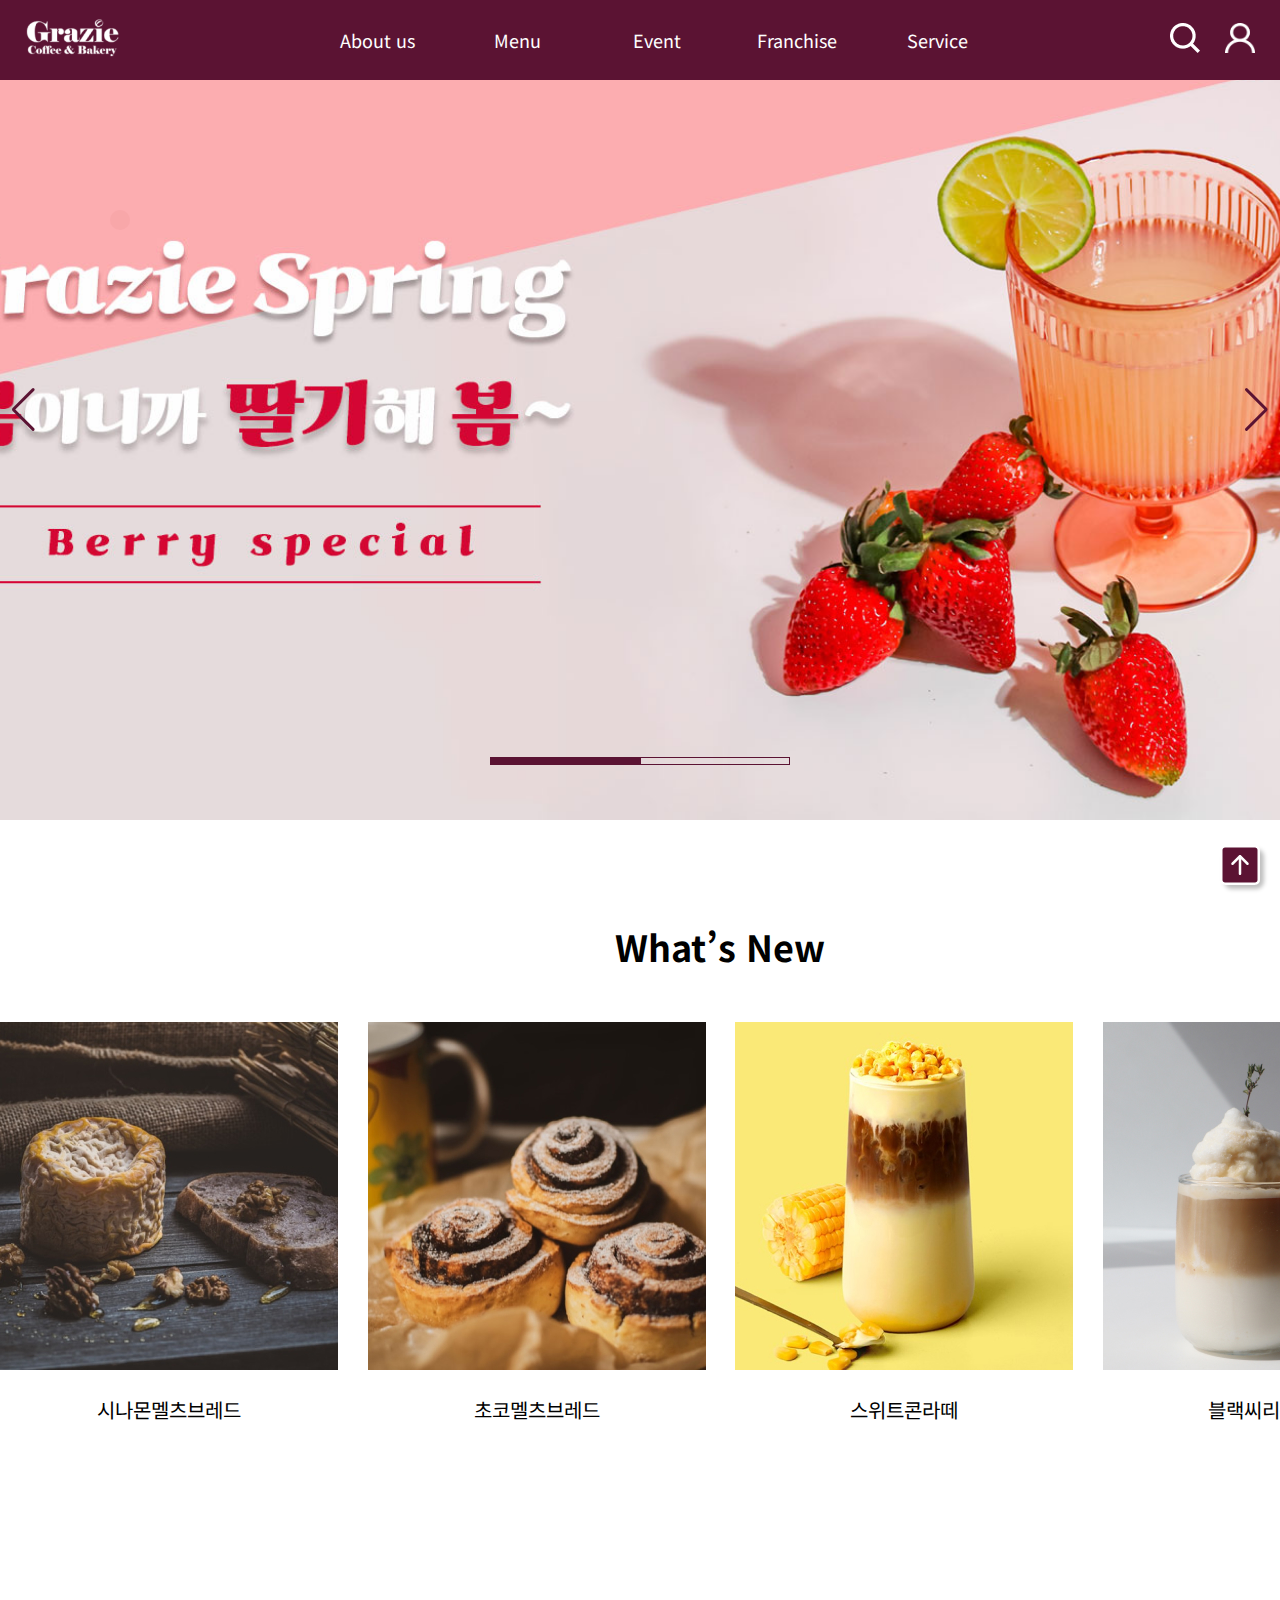
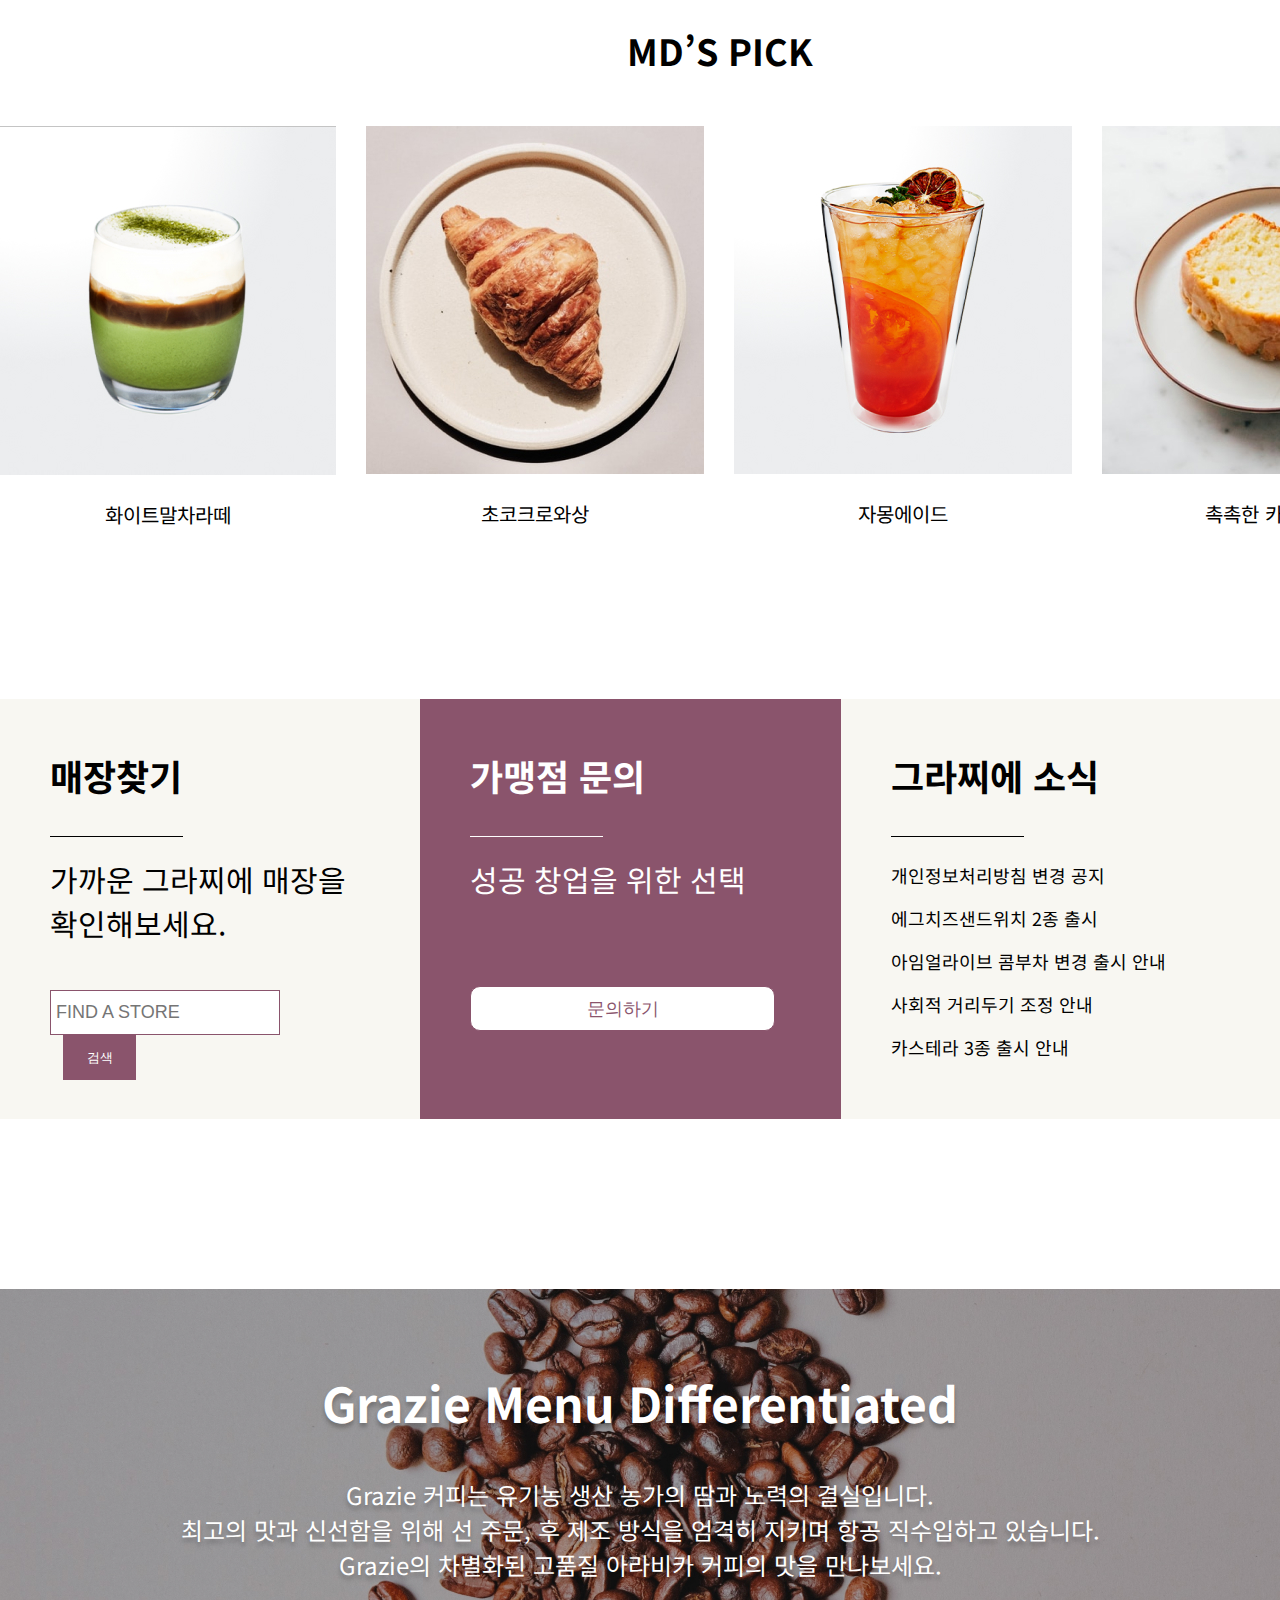
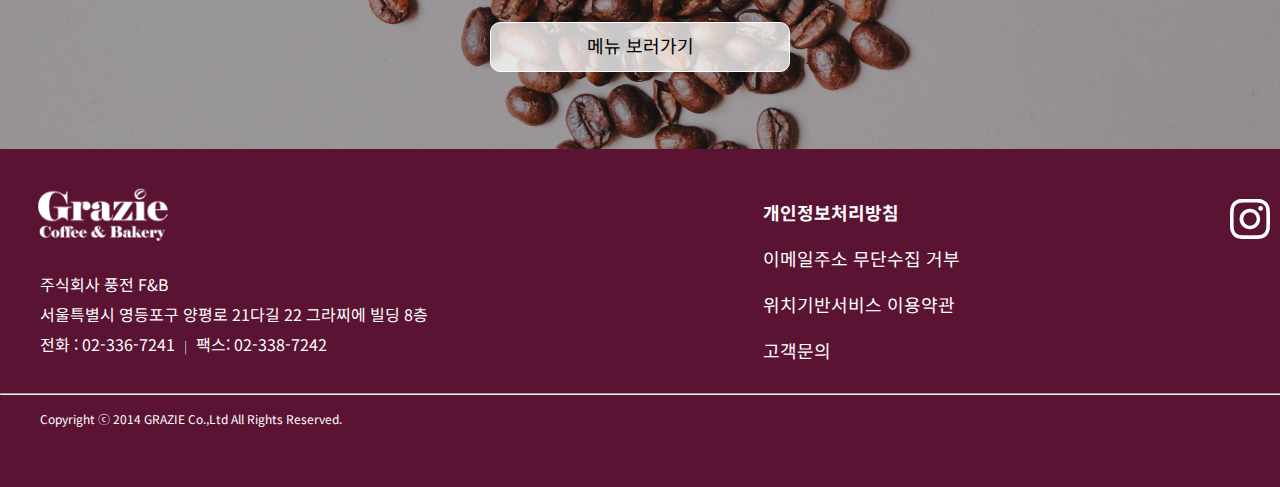
<file: index.html>
<!DOCTYPE html>
<html lang="ko">

<head>
  <meta charset="UTF-8">
  <meta http-equiv="X-UA-Compatible" content="IE=edge">
  <meta name="viewport" content="width=device-width, initial-scale=1.0">
  <title>Grazie</title>
  <link rel="shortcut icon" href="./favicon.ico">
  <link rel="stylesheet" href="https://unpkg.com/swiper@8/swiper-bundle.min.css" />
  <link href="https://fonts.googleapis.com/css2?family=Noto+Sans+KR:wght@400;500;700&display=swap" rel="stylesheet">
  <link rel="stylesheet" href="css/default.css">
  <link rel="stylesheet" href="css/pc.css" media="screen and (min-width: 768px)">
  <link rel="stylesheet" href="css/mobile.css" media="screen and (max-width: 767px)">
  <script src="https://ajax.googleapis.com/ajax/libs/jquery/3.5.1/jquery.min.js"></script>
  <script src="https://unpkg.com/swiper@8/swiper-bundle.min.js"></script>
  <script src="js/main.js"></script>
  <!-- 오픈그래프 seo, sns 최적화 -->
  <meta property="og:image" content="./images/main-.jpg">
  <meta property="og:title" content="Grazie 리뉴얼 브랜딩사이트">
  <meta property="og:description" content="UI/UX 설계 시안을 기반으로 한 브랜드 홈페이지를 제작, Grazie 브랜딩사이트를 리뉴얼 
  해보았습니다">
</head>

<body>
  <div class="header-component">
    <script src="./js/header.js"></script>
  </div>
  <!-- 사이트맵 레이어 팝업창 -->
  <div class="sitemap-modal pc-only">
    <div class="blank"><img src="./images/blank.jpg" alt="blank">
    </div>
    <ul>
      <li>
        <ul>
          <li><a href="./about.html">Grazie</a></li>
          <li><a href="#">Grazie Story</a></li>
          <li><a href="#">오시는 길</a></li>
        </ul>
      </li>
      <li>
        <ul>
          <li><a href="./menu.html">Coffee</a></li>
          <li><a href="#">Beverage</a></li>
          <li><a href="#">Bakery</a></li>
          <li><a href="#">Food</a></li>
        </ul>
      </li>
      <li>
        <ul>
          <li><a href="./sub-03.html">이벤트 소식</a></li>
          <li><a href="#">당첨자 현황</a></li>
        </ul>
      </li>
      <li>
        <ul>
          <li><a href="#">Concept</a></li>
          <li><a href="#">개설안내</a></li>

        </ul>
      </li>
      <li>
        <ul>
          <li><a href="#">Notice</a></li>
          <li><a href="#">FAQ</a></li>
          <li><a href="#">고객의 소리</a></li>
          <li><a href="#">제품 구매상담</a></li>
        </ul>
      </li>
    </ul>
    <div class="blank2">
    </div>

  </div><!-- site map modal -->

  <!-- 슬라이더 컨테이터 -->
  <div id="main-visual" class="swiper">
    <div class="swiper-wrapper">
      <!-- 슬라이더 콘텐츠 -->
      <div class="swiper-slide s1">
        <div class="title">
          <!-- <img src="./images/main-visual-text.png" class="pc-only" alt=""> -->
          <img src="./images/m-text01.png" class="mobile-only" alt="">
        </div>
      </div>
      <div class="swiper-slide s2">
        <div class="title2">
          <img src="./images/m-text02.png" class="mobile-only" alt="">
        </div>
      </div>
    </div>

    <!-- 하단 버튼 -->
    <div class="swiper-pagination"></div>

    <!-- 이동 화살표 -->
    <div class="swiper-button-prev pc-only"></div>
    <div class="swiper-button-next pc-only"></div>
  </div><!-- swiper-->

  <!-- 콘텐츠 부분 -->


  <main>
    <section id="contants-1" class="pc-only">
      <div id="contants1">
        <h2>What’s New</h2>
        <ul id="what-new">
          <li><a href="./menu.html">
              <img src="./images/content1.jpg" alt="new1">
              <p>시나몬멜츠브레드</p>
            </a></li>
          <li><a href="./menu.html">
              <img src="./images/content2.jpg" alt="new2">
              <p>초코멜츠브레드</p>
            </a></li>
          <li><a href="./menu.html">
              <img src="./images/content3.jpg" alt="new3">
              <p>스위트콘라떼</p>
            </a></li>
          <li><a href="./menu.html">
              <img src="./images/content4.jpg" alt="new4">
              <p>블랙씨리얼라떼</p>
            </a></li>
        </ul>
      </div>
    </section>
    <section id="contants-2" class="pc-only">
      <div id="contants2">
        <h2>MD’S PICK </h2>
        <ul id="pick">
          <li><a href="./menu.html">
              <img src="./images/content5.jpg" alt="pick1">
              <p>화이트말차라떼</p>
            </a></li>
          <li><a href="./menu.html">
              <img src="./images/content6.jpg" alt="pick2">
              <p>초코크로와상</p>
            </a></li>
          <li><a href="./menu.html">
              <img src="./images/content7.jpg" alt="pick3">
              <p>자몽에이드</p>
            </a></li>
          <li><a href="./menu.html">
              <img src="./images/content8.jpg" alt="pick4">
              <p>촉촉한 카스테라</p>
            </a></li>
        </ul>
      </div>
    </section>

    <section id="mobile-content-1" class="mobile-only">
      <h2>What’s New</h2>
      <div class="gallery1">
        <img class="on" src="./images/content1.jpg" alt="1">
        <img src="./images/content2.jpg" alt="2">
        <img src="./images/content3.jpg" alt="3">
        <img src="./images/content4.png" alt="4">
      </div>
      <div class="btn-group1">
        <button class="prev">&lt;</button>
        <button class="next">&gt;</button>
      </div>
    </section>
    <section id="mobile-content-2" class="mobile-only">
      <h2>MD's PICk</h2>
      <div class="gallery2">
        <img class="on" src="./images/content5.jpg" alt="1">
        <img src="./images/content6.jpg" alt="2">
        <img src="./images/content7.jpg" alt="3">
        <img src="./images/content8.jpg" alt="4">
      </div>
      <div class="btn-group2">
        <button class="prev">&lt;</button>
        <button class="next">&gt;</button>
      </div>
    </section>


    <section id="content2">
      <div class="store">
        <h2>매장찾기</h2>
        <img src="./images/line 2.svg" alt="line">
        <p>가까운 그라찌에 매장을 <br>확인해보세요.</p>
        <form action="search">
          <label for="search">
            <input type="search" id="search" placeholder=" FIND A STORE">
            <input type="submit" value="검색" id="search-btn">
          </label>
        </form>
      </div>
      <div class="franchise">
        <h2>가맹점 문의</h2>
        <img src="./images/line 1.svg" alt="line">
        <p>성공 창업을 위한 선택</p>
        <button class="ask-btn">문의하기</button>
      </div>
      <div class="notice">
        <h2>그라찌에 소식</h2>
        <img src="./images/line 2.svg" alt="line">
        <div class="notice-text">
          <ul>
            <li><a href="./sub-03.html">개인정보처리방침 변경 공지</a></li>
            <li><a href="./sub-03.html">에그치즈샌드위치 2종 출시</a></li>
            <li><a href="./sub-03.html">아임얼라이브 콤부차 변경 출시 안내</a></li>
            <li><a href="./sub-03.html">사회적 거리두기 조정 안내</a></li>
            <li><a href="./sub-03.html">카스테라 3종 출시 안내</a></li>
          </ul>
          <ul id="text-date">
            <li>2022.03.15</li>
            <li>2022.03.15</li>
            <li>2022.03.15</li>
            <li>2022.03.15</li>
            <li>2022.03.15</li>
          </ul>
        </div>
      </div>
    </section>

    <section id="menu-about">
      <h1>Grazie Menu Differentiated</h1>
      <p>Grazie 커피는 유기농 생산 농가의 땀과 노력의 결실입니다. <br>
        최고의 맛과 신선함을 위해 선 주문, 후 제조 방식을 엄격히 지키며 항공 직수입하고 있습니다. <br>
        Grazie의 차별화된 고품질 아라비카 커피의 맛을 만나보세요. </p>
      <a href="./menu.html" class="menu-about-btn">메뉴 보러가기</a>
    </section>

  </main>
  <!--여기까지 콘텐츠 부분 -->



  <div class="footer-component">
    <script src="./js/footer.js"></script>
  </div>
  <script src="js/swiper.js"></script>


</body>

</html>
</file>
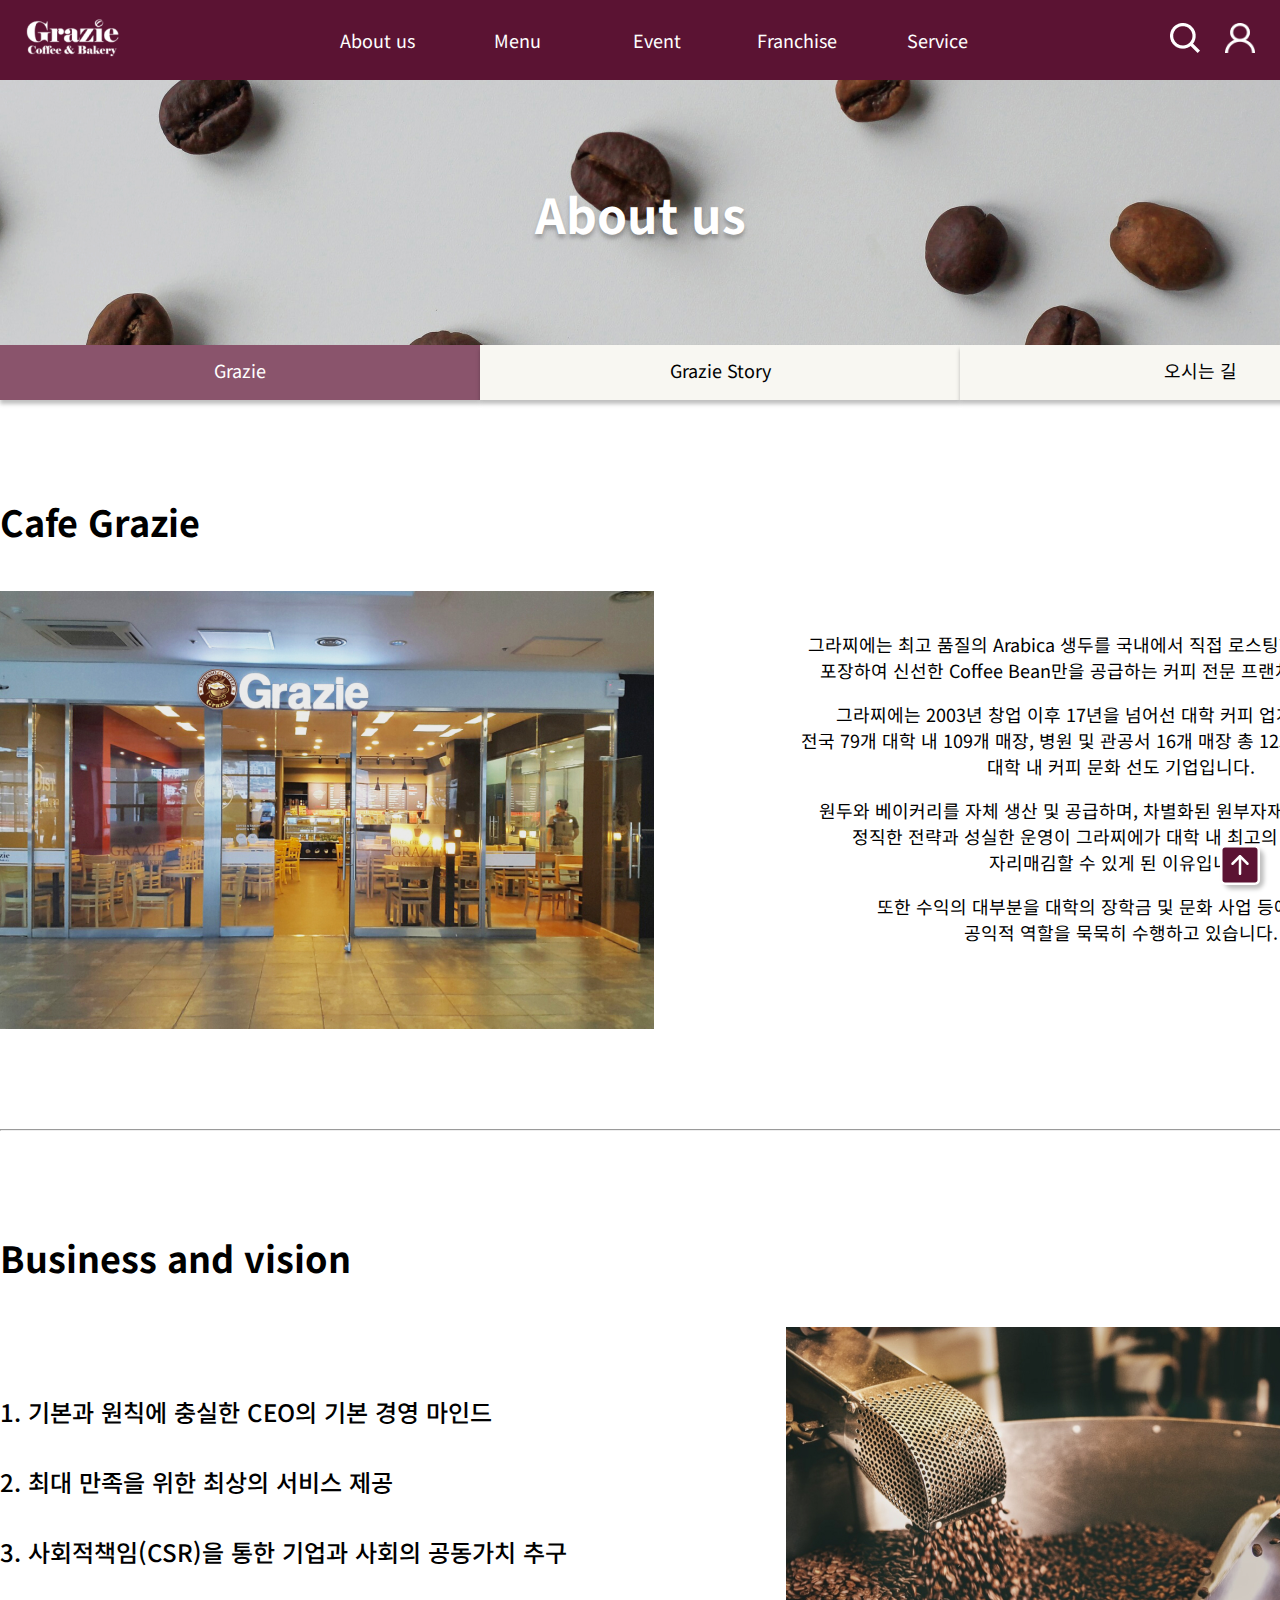
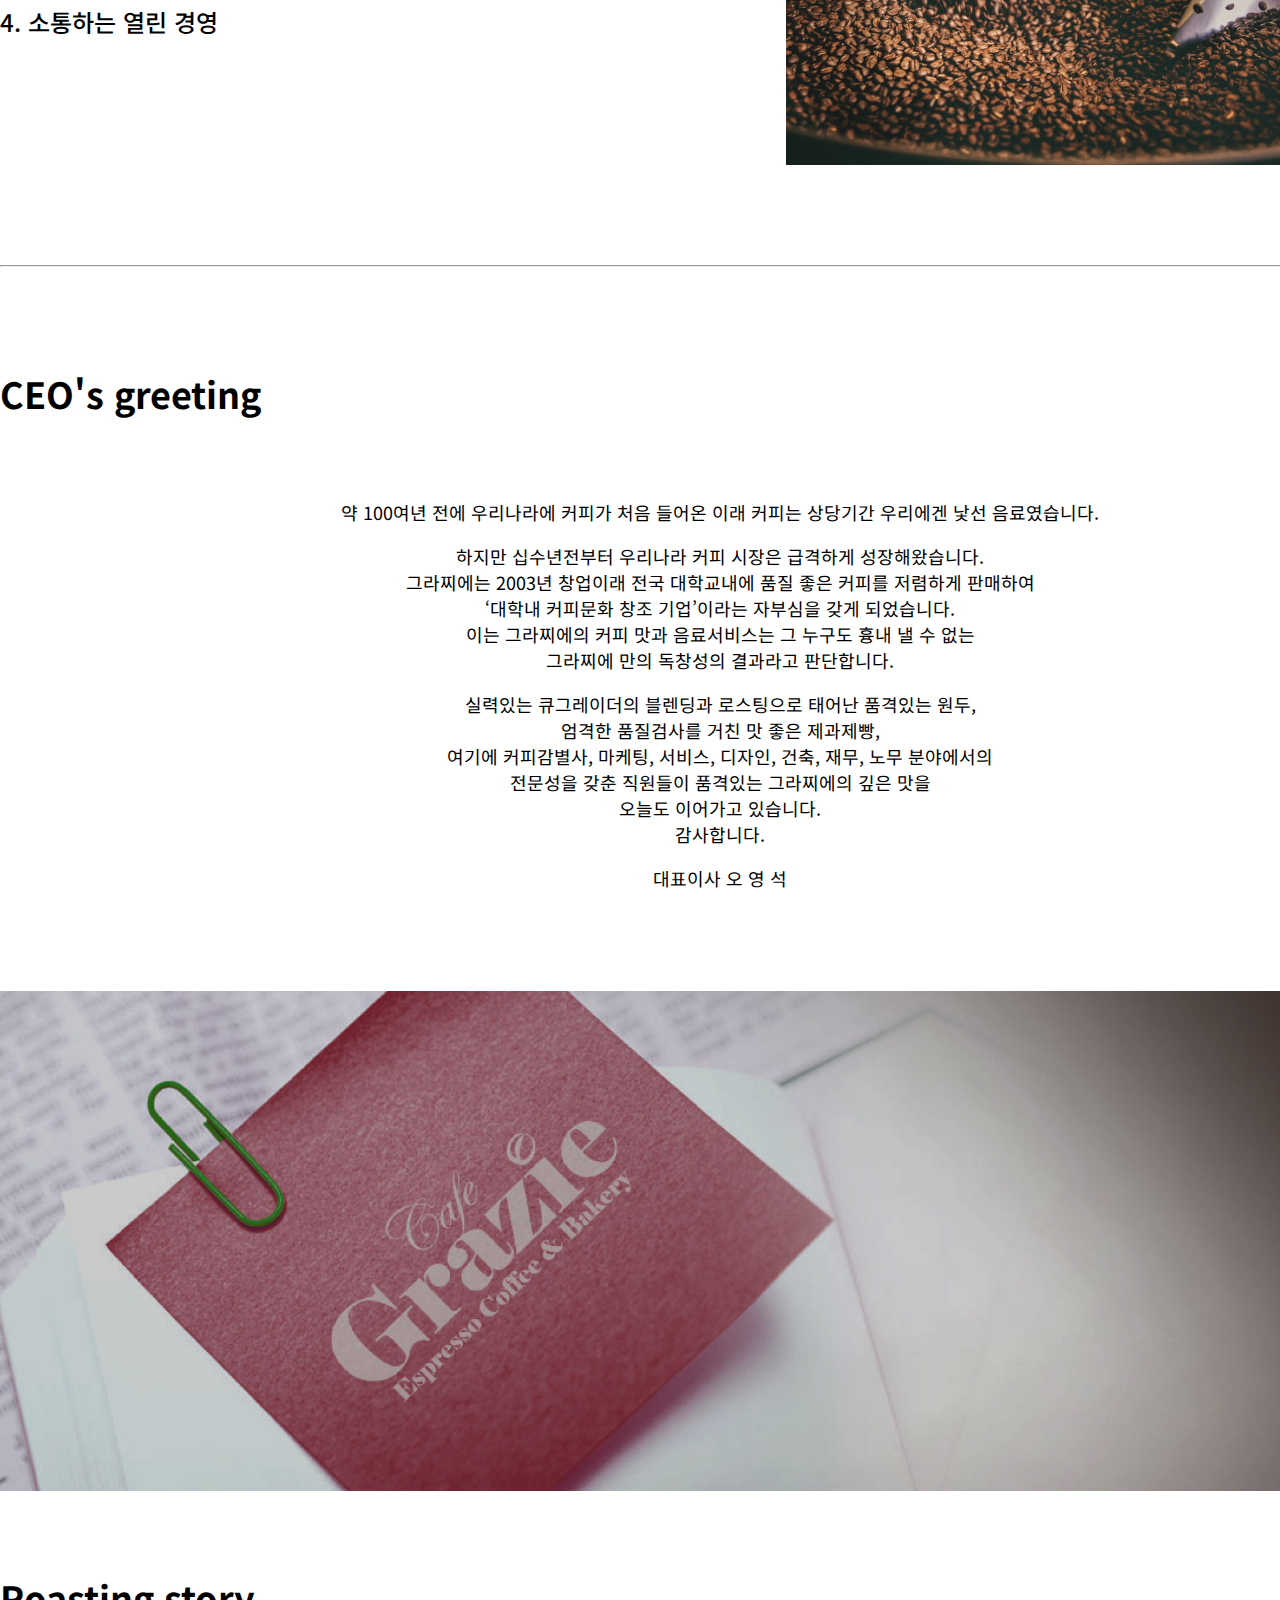
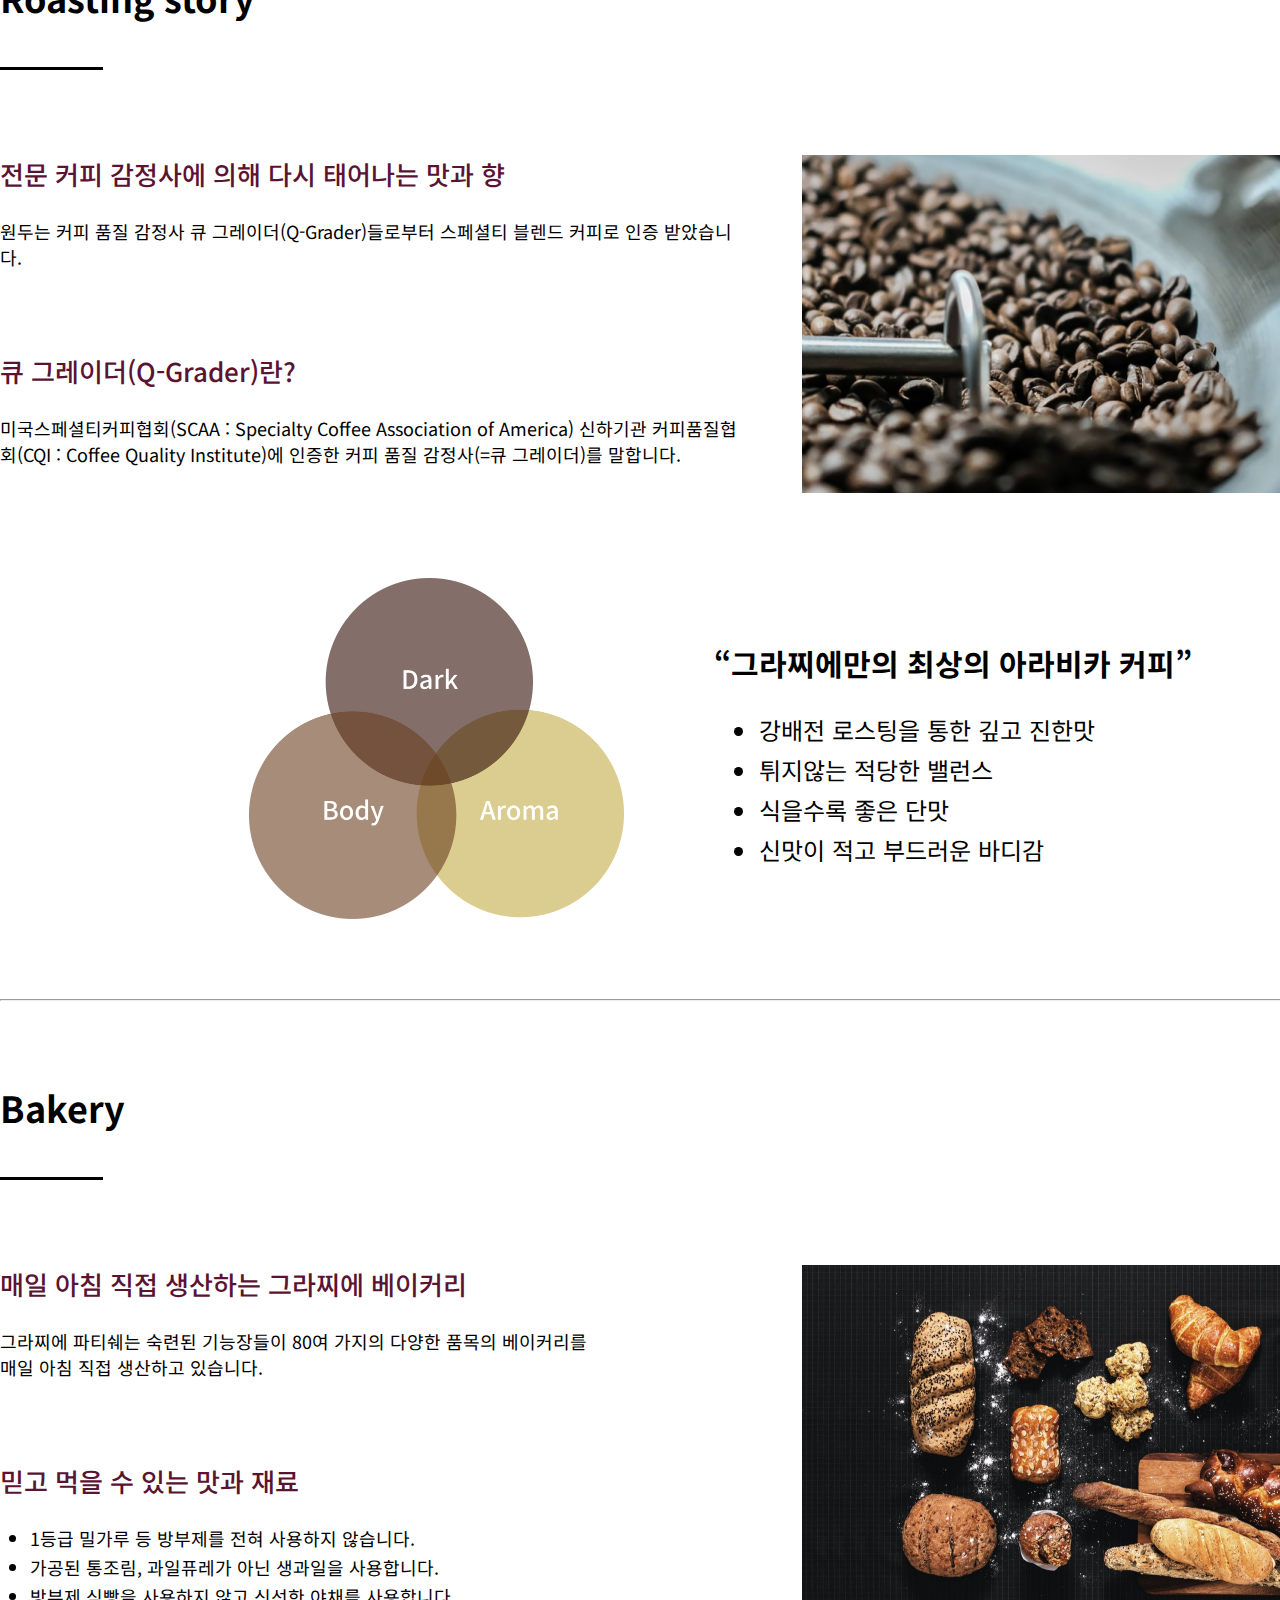
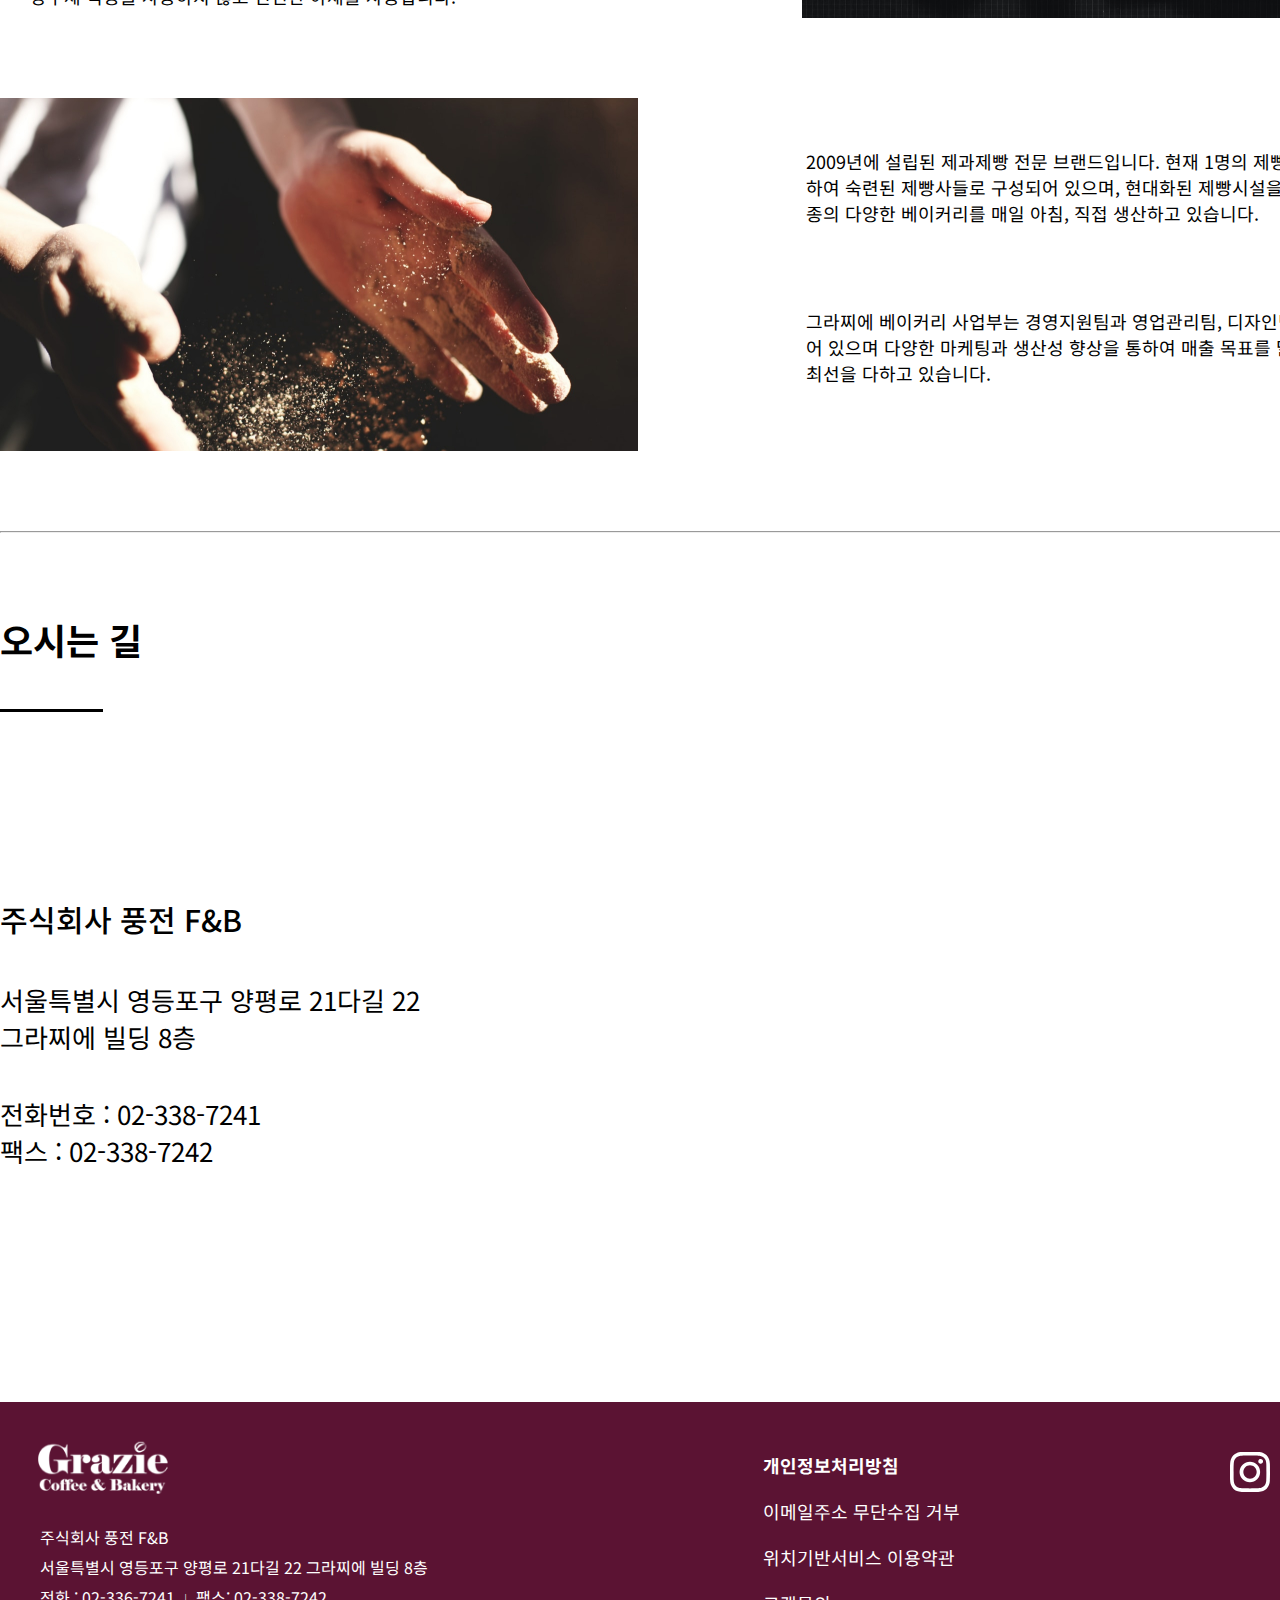
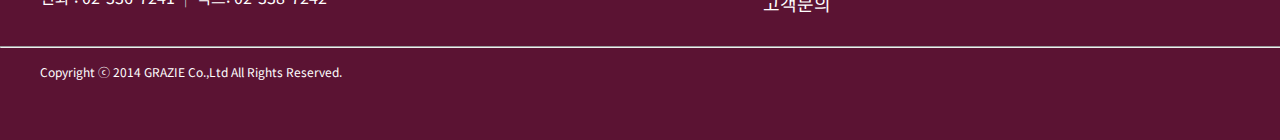
<file: about.html>
<!DOCTYPE html>
<html lang="ko">

<head>
  <meta charset="UTF-8">
  <meta http-equiv="X-UA-Compatible" content="IE=edge">
  <meta name="viewport" content="width=device-width, initial-scale=1.0">
  <title>Grazie</title>
  <link rel="stylesheet" href="https://unpkg.com/swiper@8/swiper-bundle.min.css" />
  <link href="https://fonts.googleapis.com/css2?family=Noto+Sans+KR:wght@400;500;700&display=swap" rel="stylesheet">
  <link rel="stylesheet" href="css/default.css">
  <link rel="stylesheet" href="css/sub1.css" media="screen and (min-width: 768px)">
  <link rel="stylesheet" href="css/sub1-mobile.css" media="screen and (max-width: 767px)">
  <script src="https://ajax.googleapis.com/ajax/libs/jquery/3.5.1/jquery.min.js"></script>
  <script src="https://unpkg.com/swiper@8/swiper-bundle.min.js"></script>
  <script src="js/main.js"></script>
  <!-- 오픈그래프 seo, sns 최적화 -->
  <meta property="og:image" content="./title.jpg">
  <meta property="og:title" content="Grazie 리뉴얼 브랜딩사이트">
  <meta property="og:description" content="UI/UX 설계 시안을 기반으로 한 브랜드 홈페이지를 제작.Grazie 브랜딩사이트를 리뉴얼 
  해보았습니다">
</head>

<body>
  <header id="main-header">
    <div class="header-component">
      <script src="./js/header.js"></script>
    </div>
 <!-- 사이트맵 레이어 팝업창 -->
  <div class="sitemap-modal pc-only">
    <div class="blank"><img src="./images/blank.jpg" alt="blank">
    </div>
    <ul>
      <li>
        <ul>
          <li><a href="./about.html">Grazie</a></li>
          <li><a href="#">Grazie Story</a></li>
          <li><a href="#">오시는 길</a></li>
        </ul>
      </li>
      <li>
        <ul>
          <li><a href="./menu.html">Coffee</a></li>
          <li><a href="#">Beverage</a></li>
          <li><a href="#">Bakery</a></li>
          <li><a href="#">Food</a></li>
        </ul>
      </li>
      <li>
        <ul>
          <li><a href="./sub-03.html">이벤트 소식</a></li>
          <li><a href="#">당첨자 현황</a></li>
        </ul>
      </li>
      <li>
        <ul>
          <li><a href="#">Concept</a></li>
          <li><a href="#">개설안내</a></li>

        </ul>
      </li>
      <li>
        <ul>
          <li><a href="#">Notice</a></li>
          <li><a href="#">FAQ</a></li>
          <li><a href="#">고객의 소리</a></li>
          <li><a href="#">제품 구매상담</a></li>
        </ul>
      </li>
    </ul>
    <div class="blank2">
    </div>

  </div><!-- site map modal -->
  
  </header>
 

  <main>
    <div class="about-visual">
      <h1>About us</h1>
    </div>
    
    <div class="tab-group">
      <a class="on" href="#" onclick="changeVisual(1);">Grazie</a>
      <a href="#grazie-story" onclick="changeVisual(2);">Grazie Story</a>
      <a href="#location" onclick="changeVisual(3);">오시는 길</a>
    </div>

    <section class="content1">
      <h1>Cafe Grazie</h1>
      <div class="content-info">
        <img src="./images/cafe.jpg" alt="cafe">
        <div class="content-text">
          <p>그라찌에는 최고 품질의 Arabica 생두를 국내에서 직접 로스팅한 후 24시간 이내에 <br>
            포장하여 신선한 Coffee Bean만을 공급하는 커피 전문 프랜차이즈 업체입니다. </p>
          <p>그라찌에는 2003년 창업 이후 17년을 넘어선 대학 커피 업계 개척 기업으로 <br>
            전국 79개 대학 내 109개 매장, 병원 및 관공서 16개 매장 총 125개 매장을 운영 중인 <br>
            대학 내 커피 문화 선도 기업입니다. </p>
          <p>원두와 베이커리를 자체 생산 및 공급하며, 차별화된 원부자재, 가격의 거품을 뺀 <br>
            정직한 전략과 성실한 운영이 그라찌에가 대학 내 최고의 커피 매장으로 <br>
            자리매김할 수 있게 된 이유입니다. </p>
          <p>또한 수익의 대부분을 대학의 장학금 및 문화 사업 등에 환원하여 <br> 
            공익적 역할을 묵묵히 수행하고 있습니다.</p>
        </div>
      </div>
      <hr>
    </section>
    <section class="content2">
      <h1>Business and vision</h1>
      <div class="content-info">
        <img src="./images/vision.jpg" alt="vision">
        <div class="content-text">
          <p>1. 기본과 원칙에 충실한 CEO의 기본 경영 마인드<br>
            2.  최대 만족을 위한 최상의 서비스 제공<br>
            3. 사회적책임(CSR)을 통한 기업과 사회의 공동가치 추구<br>
            4. 소통하는 열린 경영
          </p>
        </div>
      </div>
      <hr>
    </section>
    <section class="content3">
      <h1>CEO's greeting</h1>
        <div class="content-text">
          <p>약 100여년 전에 우리나라에 커피가 처음 들어온 이래 커피는 상당기간 우리에겐 낯선 음료였습니다.</p>
          <p>하지만 십수년전부터 우리나라 커피 시장은 급격하게 성장해왔습니다. <br>
            그라찌에는 2003년 창업이래 전국 대학교내에 품질 좋은 커피를 저렴하게 판매하여 <br>
            ‘대학내 커피문화 창조 기업’이라는 자부심을 갖게 되었습니다.<br>
            이는 그라찌에의 커피 맛과 음료서비스는 그 누구도 흉내 낼 수 없는<br>
            그라찌에 만의 독창성의 결과라고 판단합니다. </p>
          <p>실력있는 큐그레이더의 블렌딩과 로스팅으로 태어난 품격있는 원두,<br>
            엄격한 품질검사를 거친 맛 좋은 제과제빵,<br>
            여기에 커피감별사, 마케팅, 서비스, 디자인, 건축, 재무, 노무 분야에서의<br>
            전문성을 갖춘 직원들이 품격있는 그라찌에의 깊은 맛을<br>
            오늘도 이어가고 있습니다.<br>
            감사합니다. </p>
          <p>대표이사 오 영 석</p>
      </div>
    </section>
    <div class="about-visual2">
      <img src="./images/sub1-footer.jpg" alt="">
    </div>


    <section id="grazie-story">

    <div class="roasting">
      <h1>Roasting story</h1>
      <img src="./images/about-line.svg" alt="about-line">
      <div class="story-info">
        <div class="story-text">
          <h3>전문 커피 감정사에 의해 다시 태어나는 맛과 향</h3>
          <p>원두는 커피 품질 감정사 큐 그레이더(Q-Grader)들로부터
            스페셜티 블렌드 커피로 인증 받았습니다.</p>
          <h3>큐 그레이더(Q-Grader)란?</h3>
          <p>미국스페셜티커피협회(SCAA : Specialty Coffee Association of America) 신하기관 커피품질협회(CQI : Coffee Quality Institute)에 인증한 커피 품질 감정사(=큐 그레이더)를 말합니다.</p>
        </div>
        <div class="story-img">
          <img src="./images/roasting01.jpg" alt="roasting01">
        </div>
      </div>
      <div class="story-info coffee">
        <img src="./images/roasting02.jpg" alt="roasting02">
        <div class="story-text">
          <h2>“그라찌에만의 최상의 아라비카 커피”</h2>
          <ul>
            <li>강배전 로스팅을 통한 깊고 진한맛</li>
            <li>튀지않는 적당한 밸런스</li>
            <li>식을수록 좋은 단맛</li>
            <li>신맛이 적고 부드러운 바디감</li>
          </ul>
        </div>
      </div>
    </div>
    <hr>


    
      <div class="bakery">
        <h1>Bakery</h1>
        <img src="./images/about-line.svg" alt="about-line">
        <div class="story-info">
          <div class="story-text">
            <h3>매일 아침 직접 생산하는 그라찌에 베이커리</h3>
            <p>그라찌에 파티쉐는 숙련된 기능장들이 80여 가지의 다양한 품목의 베이커리를 매일 아침 직접 생산하고 있습니다.</p>
            <h3>믿고 먹을 수 있는 맛과 재료</h3>
            <ul>
              <li>1등급 밀가루 등 방부제를 전혀 사용하지 않습니다.</li>
              <li>가공된 통조림, 과일퓨레가 아닌 생과일을 사용합니다.</li>
              <li>방부제 식빵을 사용하지 않고 신선한 야채를 사용합니다.</li>
            </ul>
          </div>
          <img src="./images/bakery01.jpg" alt="bakery01">
        </div>
        <div class="story-info">
          <img src="./images/bakery02.jpg" alt="bakery02">
          <div class="story-text bakery-text">
            <p>2009년에 설립된 제과제빵 전문 브랜드입니다. 현재 1명의 제빵 기능장을 비롯하여 숙련된 제빵사들로 구성되어 있으며, 현대화된 제빵시설을 이용하여 80여 종의 다양한 베이커리를 매일 아침, 직접 생산하고 있습니다.</p>
            <p>그라찌에 베이커리 사업부는 경영지원팀과 영업관리팀, 디자인팀으로 구성되어 있으며 다양한 마케팅과 생산성 향상을 통하여 매출 목표를 달성하기 위해 최선을 다하고 있습니다.</p>
          </div>
        </div>
      </div>
    <hr>


    <section id="location">
      <h1>오시는 길</h1>
      <img src="./images/about-line.svg" alt="about-line">
      <div class="location-info">
        <div class="address">
          <h2>주식회사 풍전 F&B</h2>
          <h3>서울특별시 영등포구 양평로 21다길 22<br>
            그라찌에 빌딩 8층</h3>
          <h3>전화번호 : 02-338-7241 <br>
            팩스 : 02-338-7242
          </h3>
        </div>
        <div class="map">
          <iframe class="map-grazie" src="https://www.google.com/maps/embed?pb=!1m18!1m12!1m3!1d25310.740215430935!2d126.89113020305851!3d37.53520920742387!2m3!1f0!2f0!3f0!3m2!1i1024!2i768!4f13.1!3m3!1m2!1s0x357c9ec0cd667889%3A0xdae3c5c20e9a6bc4!2z6re465287LCM7JeQ!5e0!3m2!1sko!2skr!4v1648540048304!5m2!1sko!2skr" width="600" height="450" style="border:0;" allowfullscreen="" loading="lazy" referrerpolicy="no-referrer-when-downgrade"></iframe>
        </div>

      </div>
    </section>
  </section>
   
  </main>

  <div class="footer-component">
    <script src="./js/footer.js"></script>
  </div>


</body>

</html>
</file>
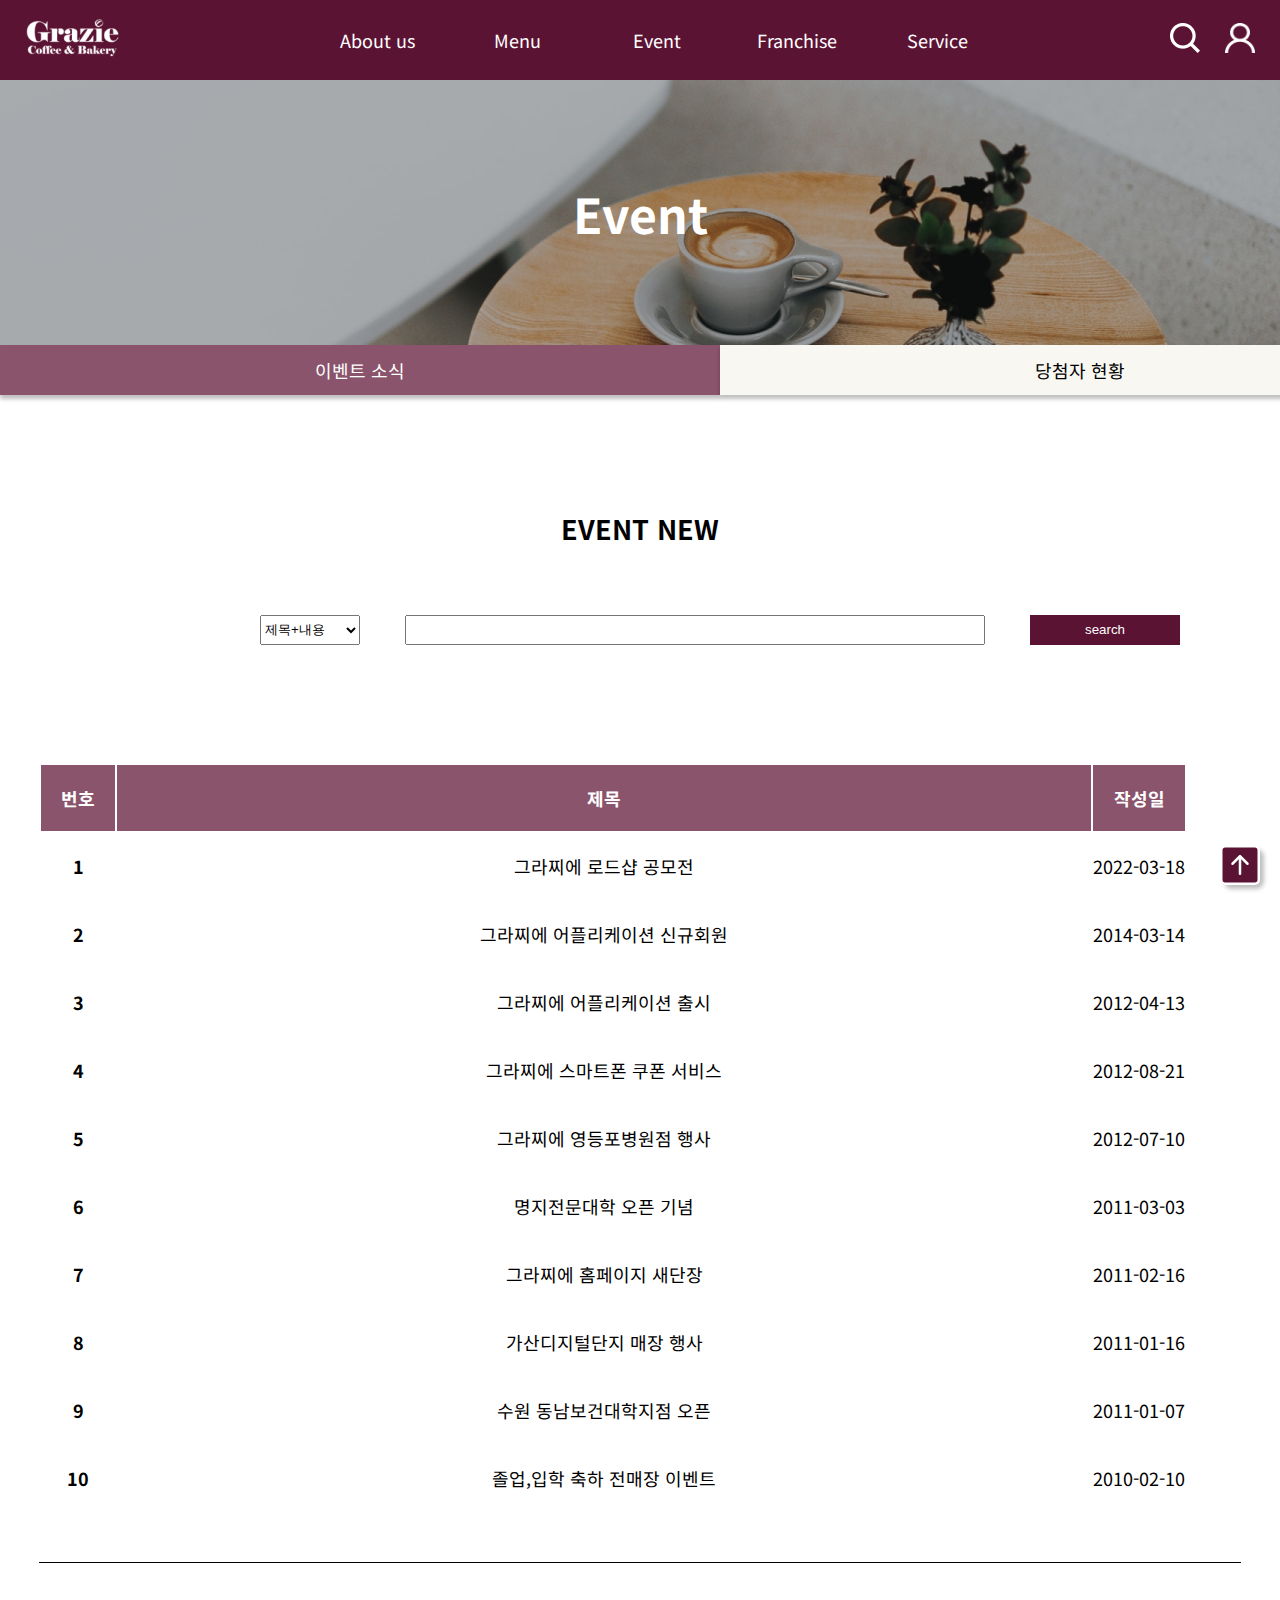
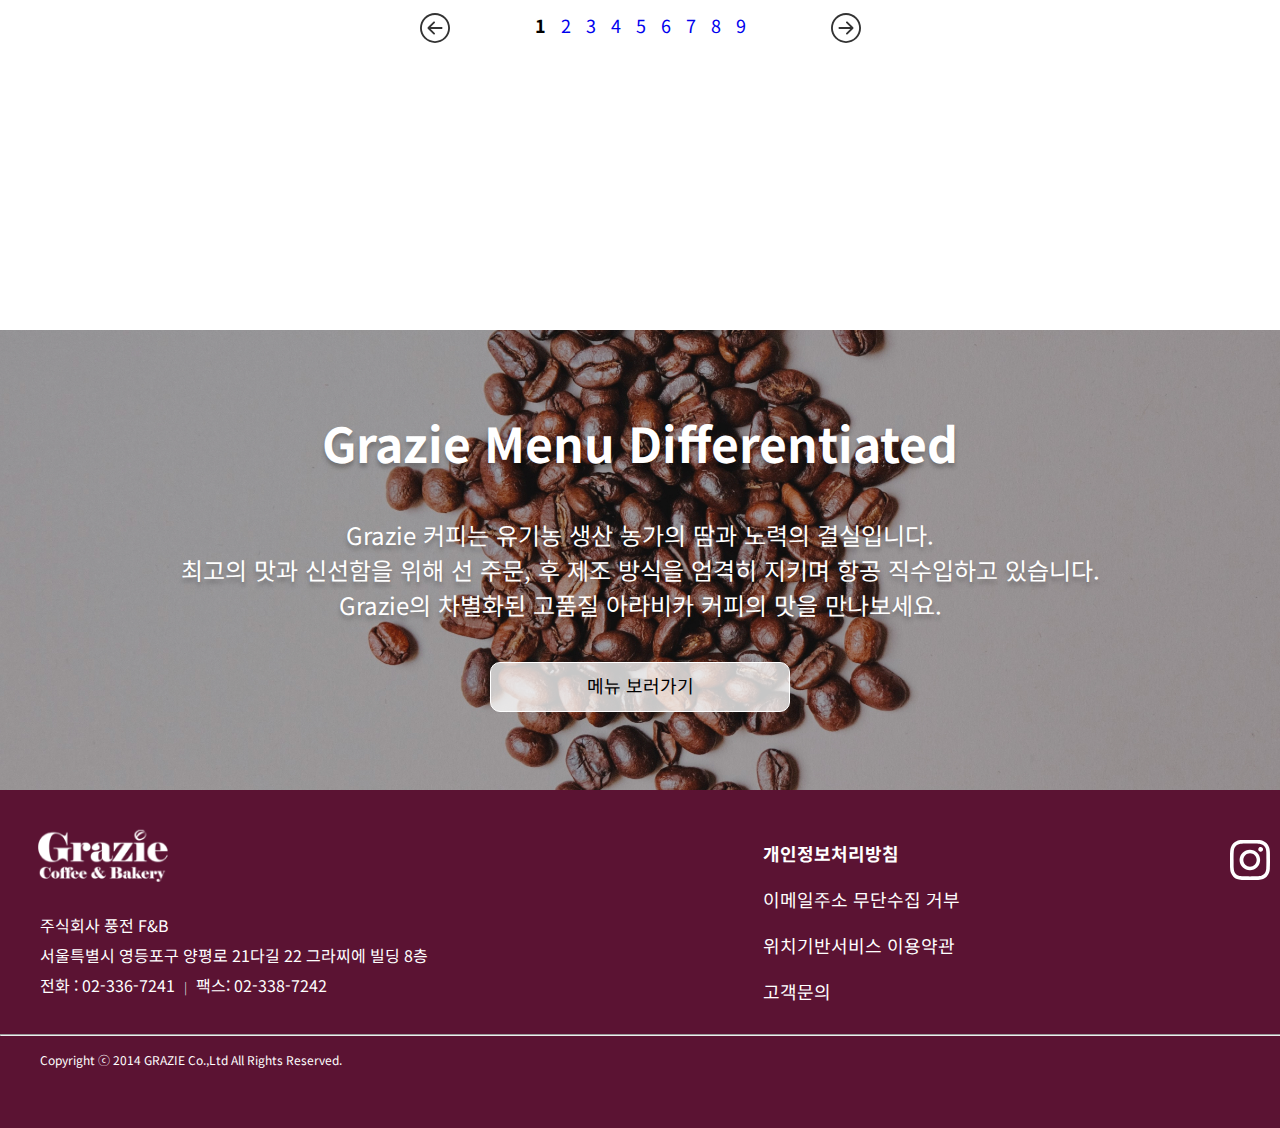
<file: sub-03.html>
<!DOCTYPE html>
<html lang="ko">
<head>
  <meta charset="UTF-8">
  <meta http-equiv="X-UA-Compatible" content="IE=edge">
  <meta name="viewport" content="width=device-width, initial-scale=1.0">
  <title>Grazie</title>
  <link rel="stylesheet" href="https://unpkg.com/swiper@8/swiper-bundle.min.css" />
  <link href="https://fonts.googleapis.com/css2?family=Noto+Sans+KR:wght@400;500;700&display=swap" rel="stylesheet">
  <link rel="stylesheet" href="css/default.css">
  <link rel="stylesheet" href="css/pc.css" media="screen and (min-width: 768px)">
  <link rel="stylesheet" href="css/mobile.css" media="screen and (max-width: 767px)">
  <script src="https://ajax.googleapis.com/ajax/libs/jquery/3.5.1/jquery.min.js"></script>
  <script src="https://unpkg.com/swiper@8/swiper-bundle.min.js"></script>
  <script src="js/main.js"></script>
  <!-- 오픈그래프 seo, sns 최적화 -->
  <meta property="og:image" content="./title.jpg">
  <meta property="og:title" content="Grazie 리뉴얼 브랜딩사이트">
  <meta property="og:description" content="UI/UX 설계 시안을 기반으로 한 브랜드 홈페이지를 제작.Grazie 브랜딩사이트를 리뉴얼 
  해보았습니다">
</head>
<body>
  <header>
    <div class="header-component">
      <script src="./js/header.js"></script>
    </div>
    <!-- 사이트맵 레이어 팝업창 -->
    <div class="sitemap-modal pc-only">
      <div class="blank"><img src="./images/blank.jpg" alt="blank">
      </div>
      <ul>
        <li>
          <ul>
            <li><a href="./about.html">Grazie</a></li>
            <li><a href="#">Grazie Story</a></li>
            <li><a href="#">오시는 길</a></li>
          </ul>
        </li>
        <li>
          <ul>
            <li><a href="./menu.html">Coffee</a></li>
            <li><a href="#">Beverage</a></li>
            <li><a href="#">Bakery</a></li>
            <li><a href="#">Food</a></li>
          </ul>
        </li>
        <li>
          <ul>
            <li><a href="./sub-03.html">이벤트 소식</a></li>
            <li><a href="#">당첨자 현황</a></li>
          </ul>
        </li>
        <li>
          <ul>
            <li><a href="#">Concept</a></li>
            <li><a href="#">개설안내</a></li>
  
          </ul>
        </li>
        <li>
          <ul>
            <li><a href="#">Notice</a></li>
            <li><a href="#">FAQ</a></li>
            <li><a href="#">고객의 소리</a></li>
            <li><a href="#">제품 구매상담</a></li>
          </ul>
        </li>
      </ul>
      <div class="blank2">
      </div>
    </div>
  </header>
 
<div class="main">
  <div id="top-img">
    <h2>Event</h2>
</div>


<div class="tab-group">
<a id="guide-bar-01" class="on" href="#" onclick="changeVisual(1);">이벤트 소식</a>
<a id="guide-bar-02" href="#" onclick="changeVisual(2);">당첨자 현황</a>
</div>

</div>






<section id="notice-event" class="on">
  <h2>EVENT NEW</h2>
  <form name="frm">
            
            
    <div class="pad">
        <select id="division" title="검색조건" class="formSelect">
            <option value="제목+내용" selected="selected">제목+내용</option>
        </select>
        <input type="text" class="search-text">
        <button id="notice-search">search</button>
    </div>

    <div id="notice">
      <table id="notice-table">
        <tr class="top-table">
          <th class="notice-num">번호</th>
          <th class="notice-title">제목</th>
          <th class="notice-date">작성일</th>
        </tr>
      <tr>
        <th class="notice-num">1</th>
        <td><a href="#">그라찌에 로드샵 공모전</a></td>
        <td>2022-03-18</td>
      </tr>
      <tr>
        <th class="notice-num">2</th>
        <td><a href="#">그라찌에 어플리케이션 신규회원</a></td>
        <td>2014-03-14</td>
      </tr>
      <tr>
        <th class="notice-num">3</th>
        <td><a href="#">그라찌에 어플리케이션 출시</a></td>
        <td>2012-04-13</td>
      </tr>
      <tr>
        <th class="notice-num">4</th>
        <td><a href="#">그라찌에  스마트폰 쿠폰  서비스</a></td>
        <td>2012-08-21</td>
      </tr>
      <tr>
        <th class="notice-num">5</th>
        <td><a href="#">그라찌에  영등포병원점 행사</a></td>
        <td>2012-07-10</td>
      </tr>
      <tr>
        <th class="notice-num">6</th>
        <td><a href="#">명지전문대학 오픈 기념</a></td>
        <td>2011-03-03</td>
      </tr>
      <tr>
        <th class="notice-num">7</th>
        <td><a href="#">그라찌에 홈페이지 새단장</a></td>
        <td>2011-02-16</td>
      </tr>
      <tr>
        <th class="notice-num">8</th>
        <td><a href="#">가산디지털단지 매장 행사</a></td>
        <td>2011-01-16</td>
      </tr>
      <tr>
        <th class="notice-num">9</th>
        <td><a href="#">수원 동남보건대학지점 오픈</a></td>
        <td>2011-01-07</td>
      </tr>
      <tr>
        <th class="notice-num">10</th>
        <td><a href="#">졸업,입학 축하 전매장 이벤트</a></td>
        <td>2010-02-10</td>
      </tr>
      </table>
    </div>
    
    <div class="page-num">
        <img src="./images/bi_arrow-left-circle.svg" alt="이전10개">
        &nbsp;<strong class="on">1</strong>&nbsp;  &nbsp;<a href="#" onclick="javascript:paging(2); return false;">2</a>&nbsp;  &nbsp;<a href="#" onclick="javascript:paging(3); return false;">3</a>&nbsp;  &nbsp;<a href="#" onclick="javascript:paging(4); return false;">4</a>&nbsp;  &nbsp;<a href="#" onclick="javascript:paging(5); return false;">5</a>&nbsp;  &nbsp;<a href="#" onclick="javascript:paging(6); return false;">6</a>&nbsp;  &nbsp;<a href="#" onclick="javascript:paging(7); return false;">7</a>&nbsp;  &nbsp;<a href="#" onclick="javascript:paging(8); return false;">8</a>&nbsp;  &nbsp;<a href="#" onclick="javascript:paging(9); return false;">9</a>&nbsp;
        <img src="./images/bi_arrow-right-circle.svg" alt="다음10개">
    </div>
    
</form>




</section>



<section id="win-now">
  <h2>당첨자 현황</h2>
</section>



<section id="menu-about">
  <h1>Grazie Menu Differentiated</h1>
  <p>Grazie 커피는 유기농 생산 농가의 땀과 노력의 결실입니다. <br>
    최고의 맛과 신선함을 위해 선 주문, 후 제조 방식을 엄격히 지키며 항공 직수입하고 있습니다. <br>
    Grazie의 차별화된 고품질 아라비카 커피의 맛을 만나보세요. </p>
  <a href="./menu.html" class="menu-about-btn">메뉴 보러가기</button>
</section>
<div class="footer-component">
  <script src="./js/footer.js"></script>
</div>

</body>
</html>
</file>
<file: css/default.css>
/* default.css */

*{
    margin: 0;
    padding: 0;
    box-sizing: border-box;
}

ul {
    list-style-type: none;
  }
  
a {
    text-decoration: none;
}
  
body {
    font-family: 'Noto Sans KR', sans-serif;
    font-size: 18px;
}
</file>
<file: css/pc.css>
/* pc.css */

body{
    background: #FFFFFF;
    font-size: 18px;
  }

  #login img{
    width: 30px;
    height: 30px;
  }
   
  /* 모바일 전용 콘텐츠 비표시 */
  .mobile-only {
    display: none;
  }
  
  .container {
    width: 1440px;
    margin: 0 auto;
    display: flex;
    align-items: center;
    justify-content: space-between;
    /* outline: 1px solid #ccc; */
  }

  #main-header {
    width: 100%;
    background: #5B1333;
    min-width: 1120px;
    top: 0;
    left: 0;
    position: fixed;
    height: 80px;
    display: flex;
    justify-content: space-between;
    align-items: center;
    z-index: 99;
  }

  #gnb > ul {
    display: flex;
  }

  #gnb > ul > li >a {
    color: #FFFFFF;
    width: 140px;
    line-height: 45px;
    display: inline-block;
    text-align: center;
  }
  #gnb > ul > li > a:hover{
    width: 140px;
    height: 45px;
    color: #5B1333;
    text-align: center;
    background-color: #FFFFFF;
    box-sizing: border-box;
    box-shadow: 0px 4px 4px 3px rgba(60, 13, 34, 0.7);
    border-radius: 10px;
    transition: 0.5s;
    transition-timing-function: cubic-bezier(0.2,-2,0.8,2);
    transform-origin: center;
  }
  #gnb > ul > li > a:focus {
    width: 140px;
    height: 45px;
    color: #5B1333;
    text-align: center;
    background-color: #FFFFFF;
    box-sizing: border-box;
    box-shadow: 0px 4px 4px 3px rgba(60, 13, 34, 0.7);
    border-radius: 10px;
    transition: 0.5s;
    transition-timing-function: cubic-bezier(0.2,-2,0.8,2);
    transform-origin: center;
    /* transform: rotate(10deg); */
  }


  .right-menu {
      display: flex;
      justify-content: center;
      align-items: center;
      /* outline:2px solid red; */
  }
#login {
    margin: 0px 25px;
}
    /* swiper slider */
.swiper {
    width: 100%;
    height: calc(100vh - 80px);
    /* background: #ccc; */
  }
  .swiper .swiper-slide.s1{
    background-image: url(../images/main-visual01.jpg);
    background-size: cover;
    background-position: center;
  }
  
  .swiper .swiper-slide.s2{
    background-image: url(../images/main-visual02.jpg);
    background-size: cover;
    background-position: center;
  }

  .swiper .swiper-slide .title {
      padding: 10px;
      position: absolute;
      left: 110px;
      top: 210px;
      background: rgba(246, 164, 166, 0.7);
      border-radius: 20px;
    }
    .swiper .swiper-slide .title2 {
    padding: 10px;
    position: absolute;
    left: 110px;
    top: 210px;
    background: rgba(244, 244, 242, 0.5);
    border-radius: 20px;
  }

  .swiper-button-prev,.swiper-button-next {
      color: #5B1333;
  }
    
    .swiper-pagination-bullet {
    border-radius: 0;
    border: 1px solid #5B1333;
    width: 150px;
    height: 8px;
    background-color: transparent;
    opacity: 1;
    margin: 0 !important;
  }
  
  .swiper-pagination-bullet-active {
    background: #5B1333;
    opacity: 1;
  }
  
  .swiper-pagination {
    bottom: 50px !important;
  }

  .sitemap-modal {
      display: none;
  }
  
  .sitemap-modal.on {
      width: 100%;
      height: 300px;
      z-index: 99;
      position: fixed;
      top: 80px;
      background: #F8F7F2;
      display:flex;
      justify-content: space-between;
      box-shadow: 0px 4px 4px rgba(0, 0, 0, 0.25);
    }
    
    .blank{
    z-index: 99;
    width: 175px;
    }

.blank2 {
  display: block;
  width: 115px;
}
    
.sitemap-modal > ul {
  display:flex;
  width: 720px;
  padding-top: 20px;
}
    
.sitemap-modal > ul > li  a {
  color: #5B1333;
  /* outline: 1px solid red; */
  display: inline-block;
  padding-bottom: 10px;
  width: 140px;
  line-height: 45px;
  text-align: center;
}

.sitemap-modal > ul > li  a:hover {
  color: #BDAB15;
}

/* 컨텐츠 부분 */

#contants-1,#contants-2{
  width: 1440px;
  margin: 0 auto;
  text-align: center;
}
#contants1> h2{
  font-size: 36px;
  margin-top: 100px;
  margin-bottom: 50px;
}
#contants1 ul{
  display: flex;
  justify-content: space-between;
}
#what-new a{
  color: #000;
}
#what-new p{
  font-size: 20px;
  margin-top: 20px;
}
#contants2{
  margin-bottom: 100px;
}
#contants2> h2{
  font-size: 36px;
  margin-top: 200px;
  margin-bottom: 50px;
}
#contants2 ul{
  display: flex;
  justify-content: space-between;
}
#pick a{
  color: #000;
}
#pick p{
  font-size: 20px;
  margin-top: 20px;
}



#content2 {
  width: 1440px;
  margin: 0 auto;
  display: flex;
  margin-top: 170px;
  margin-bottom: 170px;
}

#content2 h2 {
  font-size: 36px;
  font-weight: 700;
  margin-bottom: 15px;
}

#content2 p {
  font-size: 30px;
  margin-top: 15px;
  margin-bottom: 45px;
}

#content2 .store {
  width: 421px;
  height: 420px;
  background: #F8F7F2;
  padding: 50px;
}

#content2 .franchise {
  width: 421px;
  height: 420px;
  background: #8A546C;
  padding: 50px;
  color: #fff;
}

#content2 .notice {
  width: 600px;
  height: 420px;
  background: #F8F7F2;
  padding: 50px;
}

#search {
  width: 230px;
  height: 45px;
  font-size: 18px;
  border:1px solid #8A546C;
}

#search-btn {
  width: 73px;
  height: 45px;
  background: #8A546C;
  color: #fff;
  cursor: pointer;
  border: none;
  margin-left: 1em;
}

.franchise .ask-btn {
  width: 305px;
  height: 45px;
  font-size: 18px;
  background: #fff;
  border:1px solid #8A546C;
  margin-top: 40px;
  cursor: pointer;
  color: #8A546C;
  border-radius: 10px;
}

.notice-text > ul {
  margin-top: 20px;
}

.notice-text > ul > li {
  margin-bottom: 17px;
  font-size: 18px;
}

.notice-text > ul > li > a  {
  color: #000;
  font-size: 18px;
}

.notice-text {
  display: flex;
  justify-content: space-between;
}

/* menu-about */
#menu-about {
  width: 100%;
  max-width: 1920px;
  margin: 0 auto;
  height: 460px;
  background-image: url(../images/menu-about.jpg);
  background-position: center;
  background-size: cover;
  display: flex;
  flex-direction: column;
  justify-content: center;
  align-items: center;
  color: #fff;
}

#menu-about h1 {
  font-size: 48px;
  font-weight: 700;
  text-shadow: 0px 4px 4px rgba(0, 0, 0, 0.25);
}

#menu-about p {
  font-size: 24px;
  text-align: center;
  text-shadow: 0px 4px 4px rgba(0, 0, 0, 0.25);
  margin-top: 40px;
  margin-bottom: 40px;
}

#menu-about .menu-about-btn {
  width: 300px;
  height: 50px;
  background: rgba(255, 255, 255, 0.77);
  font-size: 18px;
  border:1px solid #fff;
  border-radius: 10px;
  color: #000;
  cursor: pointer;
  text-align: center;
  line-height: 45px;
}
/* 여기까지 컨텐츠 */





/* footer */
#main-footer {
  width: 100%;
  background: #5B1333;
}

.footer-info {
  width: 1440px;
  margin: 0 auto;
  padding-top: 20px;
  position: relative;
}

.footer-text {
  margin-left: 40px;
}

.footer-text p {
  font-size: 16px;
  color: #fff;
  margin-top: 10px;
  margin-bottom: 32px;
  line-height: 30px;
}

.footer-text > p > span {
  font-size: 12px;
  color: #ccc;
  margin-left: 5px;
  margin-right: 5px;
}

.footer-text2 {
  position: absolute;
  left: 763px;
  top: 50px;
}

.footer-text2 > p {
  margin-bottom: 20px;
}

.footer-text2 > p > a {
  color: #fff;
  font-size: 18px;
}

.sns-group {
  position: absolute;
  right: 20px;
  top: 50px;
}

.sns-group a img {
  margin-left: 30px;
}

.top-btn {
  width: 40px;
  height: 40px;
  border-radius: 20%;
  background-color: #5B1333;
  position: fixed;
  right: 20px;
  bottom: 15px;
  cursor: pointer;
  box-shadow: 4px 4px 4px rgba(0, 0, 0, 0.25);
}

.copy {
  font-size: 12px;
  color: #fff;
  margin-left: 40px;
  margin-top: 15px;
  padding-bottom: 60px;
}



/*sub page03*/
.main {
  margin-top: 80px;
}

#top-img{
  margin-top: 80px;
  width: 100%;
  max-width: 1920px;
  margin: 0 auto;
  height: 265px;
  background-image: url(../images/event-img.jpg);
  background-size: cover;
  background-position: center;
  display: flex;
  justify-content: center;
  align-items: center;
}
#top-img h2{
  font-size: 48px;
  font-weight: 700;
  color: #fff;
}

.tab-group {
  width: 1440px;
  height: 50px;
  margin: 0 auto;
  display: flex;
  justify-content: space-between;
}
  
.tab-group a {
  width: 100%;
  background: #F8F7F2;
  text-align: center;
  font-size: 18px;
  line-height: 50px;
  color: #000;
  box-shadow: 0px 4px 4px rgba(0, 0, 0, 0.25);
}

.tab-group a:hover {
  background: #8A546C;
  color: #fff;
  transition: all 0.4s ease;
}

.tab-group > a.on {
  background: #8A546C;
  color: #fff;
}


#notice-event{
  text-align: center;
  margin: 0 auto;
  padding-top: 114px;
  display: none;
}
#notice-event.on{
  display: block;
}

#notice-event h2{
  margin-bottom:65px;
}
#division{
  width: 100px;
  height: 30px;
}
.search-text{
  width: 580px;
  height: 30px;
  margin-left: 40px;
}
#notice-search{
  width: 150px;
  height: 30px;
  margin-left: 40px;
  color: #fff;
  border: none;
  background-color: #5B1333;
}
.pad{
  padding-bottom: 118px;
  width: 1440px;
  margin: 0 auto;
}
#notice{
  width: 1202px;
  height: 800px;
  border-bottom: 1px solid #000;
  margin: 0 auto;
  border-collapse: collapse;
}
#notice-table{
text-align: center;
}
.top-table{
  background-color: #8A546C;
  color: #fff;
  text-align: center;
}
.top-table{
  padding-right: 50px;
  text-align: center;
}
table th,td{
  padding-bottom: 20px;
  padding-top: 20px;
}

table th,td:first-child{
  padding: 20px
}
.notice-num{
  padding-left: 20px;
}

#notice tr td a {
  color: #000;
}

.notice-date {
  padding-right: 20px;
}

.notice-title{
  text-align: center;
  padding-left: 470px;
  padding-right: 470px;
}
.page-num{
  padding-top: 40px;
  padding-bottom: 292px;

}
.page-num img{
  position: relative;
  top: 10px;
  padding-left: 75px;
  padding-right: 75px;
}
#win-now h2{
  text-align: center;
  margin-top: 150px;
  margin-bottom: 850px;
}
#win-now{
  display: none;
}
#win-now.on{
  display: block;
}

#main #notice {
  margin: 0 auto;
}
</file>
<file: css/mobile.css>
/* mobile.css */
body {
    background: #fff;
}

  
  
/* pc전용 콘텐츠 비표시 */
.pc-only {
    display: none;
}

#login img{
    width: 30px;
    height: 30px;
}
  
.container {
  width: 100%;
  display: flex;position: relative;
  height: 80px;
  display: flex;
  align-items: center;
  justify-content: center;
  background-color: #5B1333;
}

.container > h1 {
  margin-top: 10px;
}

#gnb {
  display: none;
}

#gnb.on {
  position: absolute;
  background: #F8F7F2;
  width: 100%;
  top: 80px;
  padding: 20px 15px;
  display: block;
  z-index: 100;
  transition: 1s; 
}
 
#gnb ul {
  margin-top: 32px;
  margin-bottom: 16px;
}

#gnb a {
  color: #5B1333;
  padding-bottom: 26px;
  margin-left: 78px;
  display: inline-block;
  font-weight: 500;
  font-size: 18px;
}

#login {
  position: absolute;
  left: 20px;
  bottom: 20px;
}
    
#toggle_btn {
  position: absolute;
  right: 10px;
  display: inline-block;
  bottom: 20px;
  background-color: #5B1333;
  border: none;
  cursor: pointer;
}

#toggle_btn > img {
  width: 30px;
  height: 30px;
}
    
header > h1 >a >img {
  display: inline-block;
  margin-top: 10px;
}

#gnb > ul > li > a:active {
  color:#BDAB15;
}
  
.swiper {
  width: 100%;
  height: calc(100vh - 80px);
}

.swiper .swiper-slide.s1{
  background-image: url(../images/m-title01.jpg);
  background-size: cover;
  background-position: center;
}
  
.swiper .swiper-slide.s2{
  background-image: url(../images/m-title02.jpg);
  background-size: cover;
  background-position: center;
}

.swiper .swiper-slide {
  display: flex;
  justify-content: center;
}

.swiper .swiper-slide .title {
  padding: 10px;
  position: absolute;
  top: 30px;
  border-radius: 20px;
}

.swiper .swiper-slide .title2 {
  padding: 10px;
  position: absolute;
  top: 100px;
  border-radius: 20px;
}

.swiper-pagination-bullet {
  border-radius: 0;
  border: 1px solid #5B1333;
  width: 150px;
  height: 8px;
  background-color: transparent;
  opacity: 1;
  margin: 0 !important;
}
  
.swiper-pagination-bullet-active {
  background: #5B1333;
  opacity: 1;
}


/* 컨텐츠 부분 */

#mobile-content-1,
#mobile-content-2 {
  width: 100%;
  height: 400px;
  position: relative;
  margin: 0 auto;
}

.gallery1, .gallery2 {
  display: flex;
  justify-content: center;
}

#mobile-content-1 h2{
  font-size: 30px;
  font-weight: 700;
  text-align: center;
  margin-top: 45px;
  margin-bottom: 50px;
}

#mobile-content-2 h2{
  font-size: 30px;
  font-weight: 700;
  text-align: center;
  margin-top: 80px;
  margin-bottom: 50px;
}
.gallery1 img {
    width: 350px;
    height: 350px;
    position: absolute;
    opacity: 0;
    transition: all 0.7s;
    margin-bottom: 135px;
    cursor: pointer;
}
.gallery2 img {
    width: 350px;
    height: 350px;
    position: absolute;
    opacity: 0;
    transition: all 0.7s;
    margin-bottom: 135px;
    cursor: pointer;
}

.gallery1 img.on {
    opacity: 1;
}
.gallery2 img.on {
    opacity: 1;
}

.btn-group1,
.btn-group2 {
    cursor: pointer;
    padding: 16px;
}
.btn-group1 button,
.btn-group2 button{
    background-color: transparent;
}

.prev, .next {
    border: 0;
    font-size: 25px;
    padding: 15px;
    cursor: pointer;
}
.prev {
    position: absolute;
    top: 55%;
    left: 0;
}
.next {
    position: absolute;
    top: 55%;
    right: 0;
}



#content2 {
  width: 100%;
  min-width: 420px;
  margin: 0 auto;
  margin-top: 70px;
  margin-bottom: 70px;
  text-align: center;
  padding-top: 43px;
}

#content2 h2 {
  font-size: 30px;
  font-weight: 700;
  margin-bottom: 15px;
  padding-top: 10px;
}

#content2 p {
  font-size: 24px;
  margin-top: 15px;
  margin-bottom: 45px;
}

#content2 .store {
  width: 100%;
  height: 420px;
  background: #F8F7F2;
  padding: 50px;
}

#content2 .franchise {
  width: 100%;
  height: 420px;
  background: #8A546C;
  padding: 50px;
  color: #fff;
}

#content2 .notice {
  width: 100%;
  height: 420px;
  background: #F8F7F2;
  padding: 50px;
}

#search {
  width: 200px;
  height: 45px;
  font-size: 18px;
  border:1px solid #8A546C;
}

#search-btn {
  width: 73px;
  height: 45px;
  background: #8A546C;
  color: #fff;
  cursor: pointer;
  margin-left: 1em;
  border: none;
}

.franchise .ask-btn {
  width: 305px;
  height: 45px;
  font-size: 18px;
  background: #fff;
  border:1px solid #8A546C;
  margin-top: 40px;
  cursor: pointer;
  color: #8A546C;
  border-radius: 10px;
}

.notice-text > ul {
  margin-top: 20px;
}

.notice-text > ul > li {
  margin-bottom: 17px;
  font-size: 14px;
  text-align: left;
}

.notice-text > ul > li > a  {
  color: #000;
  font-size: 16px;
  margin-right: 5px;
}

.notice-text {
  display: flex;
  justify-content: space-between;
}

/* menu-about */
#menu-about {
  width: 100%;
  height: 660px;
  background-image: url(../images/menu-about.jpg);
  background-position: center;
  background-size: cover;
  display: flex;
  flex-direction: column;
  justify-content: center;
  align-items: center;
  color: #fff;
}

#menu-about h1 {
  text-align: center;
  font-size: 36px;
  font-weight: 700;
  text-shadow: 0px 4px 4px rgba(0, 0, 0, 0.25);
}

#menu-about p {
  font-size: 18px;
  margin-left: 20px;
  margin-right: 20px;
  text-align: center;
  text-shadow: 0px 4px 4px rgba(0, 0, 0, 0.25);
  margin-top: 40px;
  margin-bottom: 40px;
}

#menu-about .menu-about-btn {
  width: 300px;
  height: 50px;
  background: rgba(255, 255, 255, 0.77);
  font-size: 16px;
  border:1px solid #fff;
  border-radius: 10px;
  color: #000;
  cursor: pointer;
  text-align: center;
  line-height: 45px;
}

/* 여기까지 컨텐츠 */


/* footer */
#main-footer {
  width: 100%;
  background: #5B1333;
}

.footer-info {
  width: 100%;
  margin: 0 auto;
  padding-top: 60px;
  text-align: center;
  position: relative;
}


.footer-text p {
  font-size: 16px;
  color: #fff;
  line-height: 30px;
}

.footer-text p:first-child {
  margin-bottom: 15px;
}

.footer-text p:last-child {
  margin-top: 15px;
  margin-bottom: 20px;
}


.sns-group {
  margin-top: 20px;
  margin-bottom: 20px;
}

.sns-group a img {
  margin-left: 15px;
  margin-right: 15px;
}

.top-btn {
  background: transparent;
  position: absolute;
  right: 20px;
  bottom: 15px;
  cursor: pointer;
}

.copy {
  font-size: 12px;
  color: #fff;
  padding-bottom: 70px;
}  



/*sub--03*/
#top-img{
  width: 100%;
  height: 200px;
  background-image: url(../images/event-img.jpg);
  background-size: cover;
  background-position: center;
  display: flex;
  justify-content: center;
  align-items: center;
  margin: 0 auto;
}
#top-img h2{
  font-size: 36px;
  font-weight: 700;
  color: #fff;
}
.tab-group {
  width: 100%;
  height: 40px;
  margin: 0 auto;
  margin-top: 60px;
  display: flex;
  justify-content: space-between;
}
  
.tab-group a {
  width: 100%;
  height: 40px;
  background: #F8F7F2;
  text-align: center;
  font-size: 18px;
  line-height: 40px;
  color: #000;
  box-shadow: 0px 4px 4px rgba(0, 0, 0, 0.25);
}

.tab-group > a.on {
  background: #8A546C;
  color: #fff;
}


/* .guide-bar > a.on {
  background: #8A546C;
  color: #fff;
} */

#notice-event{
  text-align: center;
  padding-top: 114px;
  display: none;
}
#notice-event.on{
  display: block;
}

#notice-event h2{
  margin-bottom:65px;
}
.pad{
  display: none;
}
#notice{
  border-collapse: collapse;
  font-size: 14px;
} 
#notice-table{
  width: 80%;
  min-width: 350px;
text-align: center;
margin: 0 auto;
}
.top-table{
  background-color: #8A546C;
  color: #fff;
  text-align: center;
  font-size: 1px;
}
.top-table .notice-date{
  text-align: center;
}
table th,td{
  padding-bottom: 10px;
  padding-top: 10px;
}
table th,td:first-child{
  padding: 10px
}
.notice-num{
  padding-left: 5px;
}
.notice-title{
  text-align: center;
}
.page-num{
  padding-top: 40px;
  padding-bottom: 150px;

}
.page-num img{
  position: relative;
  top: 5px;
  margin-left: 15px;
  margin-right: 15px;
  width: 20px;
}
#win-now h2{
  text-align: center;
  margin-top: 150px;
  margin-bottom: 850px;
}
#win-now{
  display: none;
}
#win-now.on{
  display: block;
}
</file>
<file: css/sub1.css>
/* sub1.css */

/* pc.css */

body{
    background: #FFFFFF;
    font-size: 18px;
  }

  #login img{
    width: 30px;
    height: 30px;
  }
   
  /* 모바일 전용 콘텐츠 비표시 */
  .mobile-only {
    display: none;
  }
  
  .container {
    width: 1440px;
    margin: 0 auto;
    display: flex;
    align-items: center;
    justify-content: space-between;
    /* outline: 1px solid #ccc; */
  }

  #main-header {
    width: 100%;
    background: #5B1333;
    min-width: 1120px;
    position: fixed;
    height: 80px;
    top:0;
    left: 0;
    display: flex;
    justify-content: space-between;
    align-items: center;
    z-index: 99;
  }

  #gnb > ul {
    display: flex;
  }

  #gnb > ul > li >a {
    color: #FFFFFF;
    width: 140px;
    line-height: 45px;
    display: inline-block;
    text-align: center;
  }

  #gnb > ul > li > a:hover{
    width: 140px;
    height: 45px;
    color: #5B1333;
    text-align: center;
    background-color: #FFFFFF;
    box-sizing: border-box;
    box-shadow: 0px 4px 4px 3px rgba(60, 13, 34, 0.7);
    border-radius: 10px;
    transition: 0.3s;
    transition-timing-function: cubic-bezier(0.2,-2,0.8,2);
    transform-origin: center;
  }
  #gnb > ul > li > a:focus {
    width: 140px;
    height: 45px;
    color: #5B1333;
    text-align: center;
    background-color: #FFFFFF;
    box-sizing: border-box;
    box-shadow: 0px 4px 4px 3px rgba(60, 13, 34, 0.7);
    border-radius: 10px;
    transition: 0.3s;
    transition-timing-function: cubic-bezier(0.2,-2,0.8,2);
    transform-origin: center;
    /* transform: rotate(10deg); */
  }

  .right-menu {
      display: flex;
      justify-content: center;
      align-items: center;
      /* outline:2px solid red; */
  }
#login {
    margin: 0px 25px;
}

  .sitemap-modal {
      display: none;
  }
  
  .sitemap-modal.on {
      width: 100%;
      height: 300px;
      z-index: 99;
      position: fixed;
      top: 80px;
      background: #F8F7F2;
      display:flex;
      justify-content: space-between;
      box-shadow: 0px 4px 4px rgba(0, 0, 0, 0.25);
    }
    
    .blank{
    z-index: 99;
    width: 175px;
    }

.blank2 {
  display: block;
  width: 115px;
}
    
.sitemap-modal > ul {
  display:flex;
  width: 720px;
  padding-top: 20px;
}
    
.sitemap-modal > ul > li  a {
  color: #5B1333;
  /* outline: 1px solid red; */
  display: inline-block;
  padding-bottom: 10px;
  width: 140px;
  line-height: 45px;
  text-align: center;
}

.sitemap-modal > ul > li  a:hover {
  color: #BDAB15;
}

/* 컨텐츠 부분 */

/* main */
main {
  margin-top: 80px;
}

.about-visual {
  width: 100%;
  max-width: 1920px;
  margin: 0 auto;
  height: 265px;
  background-image: url(../images/about.jpg);
  background-size: cover;
  background-position: center;
  display: flex;
  justify-content: center;
  align-items: center;
}

.about-visual > h1 {
  color: #fff;
  text-shadow: 0px 4px 4px rgba(0, 0, 0, 0.25);
  font-size: 48px;
}

.tab-group {
  width: 1440px;
  height: 50px;
  margin: 0 auto;
  display: flex;
  justify-content: space-between;
}
  
.tab-group a {
  width: 480px;
  height: 55px;
  background: #F8F7F2;
  text-align: center;
  font-size: 18px;
  line-height: 50px;
  color: #000;
  box-shadow: 0px 4px 4px rgba(0, 0, 0, 0.25);
}

.tab-group a:hover {
  background: #8A546C;
  color: #fff;
  transition: all 0.4s ease;
}

.tab-group > a.on {
  background: #8A546C;
  color: #fff;
}

section {
  width: 1440px;
  margin: 0 auto;
}

section h1 {
  font-size: 36px;
  margin-top: 100px;
  margin-bottom: 44px;
}

.content-info {
  display: flex;
  justify-content: space-between;
}

.content-info img {
  width: 654px;
  margin-bottom: 100px;
}

.content1 .content-text {
  text-align: center;
  font-size: 18px;
  margin-top: 40px;
}

.content1 .content-text p {
  margin-bottom: 1em;
}

.content2 .content-info {
  flex-direction: row-reverse;
}

.content2 .content-text {
  font-size: 24px;
  font-weight: 500;
  margin-top: 50px;
  line-height: 70px;
}

.content3 .content-text {
  font-size: 18px;
  text-align: center;
  margin-top: 80px;
  margin-bottom: 100px;
}

.content3 .content-text p {
  margin-bottom: 1em;
}

.about-visual2 img{
  width: 100%;
  height: 500px;
  object-fit: cover;
  display: block;
}



/* footer */
#main-footer {
  width: 100%;
  background: #5B1333;
}

.footer-info {
  width: 1440px;
  margin: 0 auto;
  padding-top: 20px;
  position: relative;
}

.footer-text {
  margin-left: 40px;
}

.footer-text p {
  font-size: 16px;
  color: #fff;
  margin-top: 10px;
  margin-bottom: 32px;
  line-height: 30px;
}

.footer-text > p > span {
  font-size: 12px;
  color: #ccc;
  margin-left: 5px;
  margin-right: 5px;
}

.footer-text2 {
  position: absolute;
  left: 763px;
  top: 50px;
}

.footer-text2 > p {
  margin-bottom: 20px;
}

.footer-text2 > p > a {
  color: #fff;
  font-size: 18px;
}

.sns-group {
  position: absolute;
  right: 20px;
  top: 50px;
}

.sns-group a img {
  margin-left: 30px;
}

.top-btn {
  width: 40px;
  height: 40px;
  border-radius: 20%;
  background-color: #5B1333;
  position: fixed;
  right: 20px;
  bottom: 15px;
  cursor: pointer;
  box-shadow: 4px 4px 4px rgba(0, 0, 0, 0.25);
}

.copy {
  font-size: 12px;
  color: #fff;
  margin-left: 40px;
  margin-top: 15px;
  padding-bottom: 60px;
}



/* grazie story */
#grazie-story {
  width: 1440px;
  margin: 0 auto;
}

#grazie-story h1 {
  font-size: 36px;
  margin-top: 80px;
}

#grazie-story img {
  margin-bottom: 80px;
}

.story-text > h3 {
  font-weight: 500;
  font-size: 26px;
  color: #5B1333;
  margin-bottom: 26px;
}

.story-text > P {
  font-size: 18px;
  margin-bottom: 82px;
}

.story-img img {
  width: 638px;
  height: 338px;
  margin-left: 60px;
}

.story-info {
  display: flex;
  justify-content: space-between;
}

.coffee img {
  width: 375px;
  margin-right: 45px;
}

.coffee {
  justify-content: center;
}

.coffee h2 {
  font-size: 30px;
  margin-bottom: 27px;
  margin-top: 63px;
}

.coffee .story-text {
  margin-left: 45px;
}

.coffee .story-text > ul > li {
  list-style-type: disc;
  font-size: 24px;
  margin-left: 45px;
  margin-bottom: 5px;
}

.bakery .story-info img {
  width: 638px;
}

.bakery .story-text {
  width: 594px;
}

.bakery .story-text > ul > li {
  list-style-type: disc;
  margin-left: 30px;
  margin-bottom: 3px;
}

.bakery-text {
  margin-top: 50px;
  width: 456px;
  margin-right: 40px;
}

/* map */

.location-info {
  display: flex;
  justify-content: space-between;
}

.address {
  margin-top: 100px;

}

.address h2{
  font-weight: 500;
  font-size: 30px;
  margin-bottom: 40px;
}

.address h3 {
  font-weight: normal;
  font-size: 26px;
  margin-bottom: 40px;
}

.map-grazie {
  width: 900px;
  height: 500px;
  margin-bottom: 100px;
}
</file>
<file: css/sub1-mobile.css>
/* sub1-mobile.css */
body {
    background: #fff;
}

  
  
/* pc전용 콘텐츠 비표시 */
.pc-only {
    display: none;
}

#login img{
    width: 30px;
    height: 30px;
}
  
.container {
  width: 100%;
  display: flex;position: relative;
  height: 80px;
  display: flex;
  align-items: center;
  justify-content: center;
  background-color: #5B1333;
}

.container > h1 {
  margin-top: 10px;
}

#gnb {
  display: none;
}

#gnb.on {
  position: absolute;
  background: #F8F7F2;
  width: 100%;
  top: 80px;
  padding: 20px 15px;
  display: block;
  z-index: 100;
  transition: 2s; 
}
 
#gnb ul {
  margin-top: 32px;
  margin-bottom: 16px;
}

#gnb a {
  color: #5B1333;
  padding-bottom: 26px;
  margin-left: 78px;
  display: inline-block;
  font-weight: 500;
  font-size: 18px;
}

#login {
  position: absolute;
  left: 20px;
  bottom: 20px;
}
    
#toggle_btn {
  position: absolute;
  right: 10px;
  display: inline-block;
  bottom: 20px;
  background-color: #5B1333;
  border: none;
  cursor: pointer;
}

#toggle_btn > img {
  width: 30px;
  height: 30px;
}
    
header > h1 >a >img {
  display: inline-block;
  margin-top: 10px;
}

#gnb > ul > li > a:active {
  color:#BDAB15;
}
  



/* 컨텐츠 부분 */
/* main */
.about-visual {
    width: 100%;
    height: 150px;
    background-image: url(../images/about.jpg);
    background-size: cover;
    background-position: center;
    display: flex;
    justify-content: center;
    align-items: center;
  }
  
  .about-visual > h1 {
    color: #fff;
    text-shadow: 0px 4px 4px rgba(0, 0, 0, 0.25);
    font-size: 30px;
  }
  
  .tab-group {
    width: 100%;
    height: 40px;
    margin: 0 auto;
    margin-top: 60px;
    display: flex;
    justify-content: space-between;
  }
    
  .tab-group a {
    width: 100%;
    height: 40px;
    background: #F8F7F2;
    text-align: center;
    font-size: 18px;
    line-height: 40px;
    color: #000;
    box-shadow: 0px 4px 4px rgba(0, 0, 0, 0.25);
  }
  
  .tab-group > a.on {
    background: #8A546C;
    color: #fff;
  }
  
  section {
    width: 100%;
    margin: 0 auto;
    text-align: center;
  }
  
  section h1 {
    font-size: 30px;
    margin-top: 40px;
    margin-bottom: 40px;
  }
  .content-info img {
    width: 100%;
    margin-bottom: 30px;
  }
  
  .content1 .content-text {
    text-align: center;
    margin-left: 20px;
    margin-right: 20px;
    font-size: 18px;
    margin-top: 30px;
    margin-bottom: 40px;
  }
  
  .content1 .content-text p {
    margin-bottom: 1em;
  }
  
  .content2 .content-info {
    flex-direction: row-reverse;
  }
  
  .content2 .content-text {
    font-size: 18px;
    font-weight: 500;
    line-height: 60px;
    margin-bottom: 30px;
  }
  
  .content3 .content-text {
    margin-left: 20px;
    margin-right: 20px;
    font-size: 18px;
    text-align: center;
    margin-top: 80px;
    margin-bottom: 100px;
  }
  
  .content3 .content-text p {
    margin-bottom: 1em;
  }
  
  .about-visual2 img{
    width: 100%;
    height: 300px;
    object-fit: cover;
    display: block;
  }



/* footer */
#main-footer {
  width: 100%;
  background: #5B1333;
}

.footer-info {
  width: 100%;
  margin: 0 auto;
  padding-top: 60px;
  text-align: center;
  position: relative;
}


.footer-text p {
  font-size: 16px;
  color: #fff;
  line-height: 30px;
}

.footer-text p:first-child {
  margin-bottom: 15px;
}

.footer-text p:last-child {
  margin-top: 15px;
  margin-bottom: 20px;
}


.sns-group {
  margin-top: 20px;
  margin-bottom: 20px;
}

.sns-group a img {
  margin-left: 15px;
  margin-right: 15px;
}

.top-btn {
  background: transparent;
  position: absolute;
  right: 20px;
  bottom: 15px;
  cursor: pointer;
}

.copy {
  font-size: 12px;
  color: #fff;
  padding-bottom: 70px;
}
</file>
